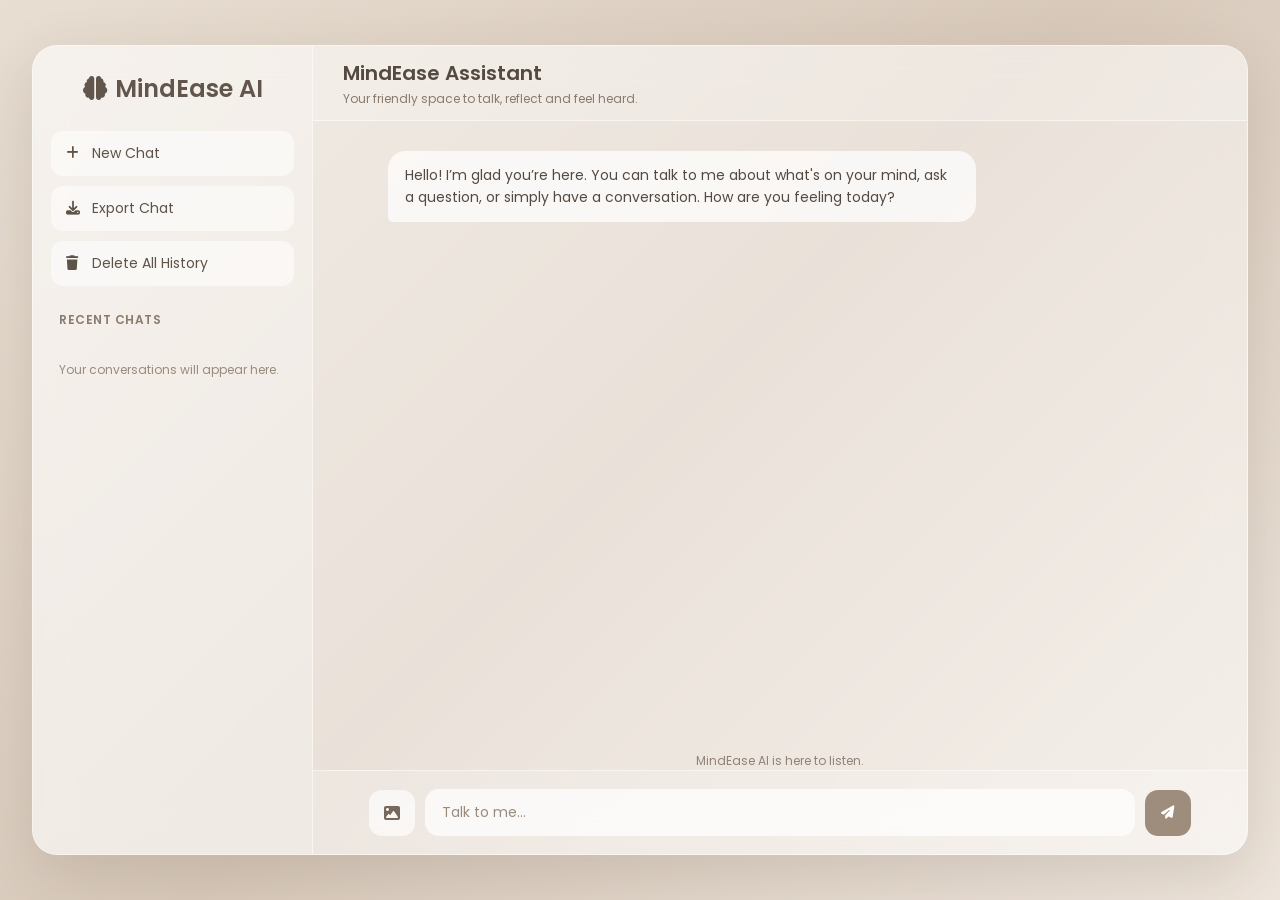
<file: ai.html>
<!DOCTYPE html>
<html lang="en">
<head>
<meta charset="UTF-8">
<meta name="viewport" content="width=device-width,initial-scale=1.0">
<title>MindEase AI</title>
<link rel="preconnect" href="https://fonts.googleapis.com">
<link href="https://fonts.googleapis.com/css2?family=Poppins:wght@400;500;600&display=swap" rel="stylesheet">
<link rel="stylesheet" href="https://cdnjs.cloudflare.com/ajax/libs/font-awesome/6.5.2/css/all.min.css">
<style>
*{box-sizing:border-box;margin:0;padding:0}
body{font-family:'Poppins',sans-serif;background:#e8ded2;color:#4d443d;min-height:100vh;display:flex;align-items:center;justify-content:center;overflow:hidden}
.background-overlay{position:fixed;inset:0;background:linear-gradient(135deg,#e8ded2,#d8c9ba,#eee5dc);z-index:-1}
.layout{width:95%;max-width:1400px;height:90vh;display:flex;background:rgba(255,255,255,.45);backdrop-filter:blur(18px);-webkit-backdrop-filter:blur(18px);border:1px solid rgba(255,255,255,.6);border-radius:25px;box-shadow:0 20px 60px rgba(75,60,45,.15);overflow:hidden}
.sidebar{width:280px;padding:25px 18px;display:flex;flex-direction:column;background:rgba(255,255,255,.28);border-right:1px solid rgba(255,255,255,.5)}
.logo{text-align:center;font-size:24px;font-weight:600;color:#62564c;margin-bottom:25px}
.logo i{margin-right:8px}
.sidebar-btn{width:100%;border:none;border-radius:12px;padding:12px 15px;margin-bottom:10px;background:rgba(255,255,255,.55);color:#5e5349;font-family:'Poppins',sans-serif;font-size:14px;cursor:pointer;transition:.25s;text-align:left}
.sidebar-btn:hover{background:rgba(255,255,255,.85);transform:translateY(-1px)}
.sidebar-btn i{width:22px}
.chat-history-list{flex:1;overflow-y:auto;margin-top:12px;padding-right:4px}
.chat-history-list::-webkit-scrollbar,.chat-box::-webkit-scrollbar{width:5px}
.chat-history-list::-webkit-scrollbar-thumb,.chat-box::-webkit-scrollbar-thumb{background:rgba(100,85,70,.25);border-radius:10px}
.history-title{font-size:12px;font-weight:600;text-transform:uppercase;letter-spacing:.5px;color:#8a7b6d;margin:15px 8px 10px}
.chat-thread{padding:11px 12px;border-radius:10px;margin-bottom:6px;font-size:13px;color:#62574e;cursor:pointer;white-space:nowrap;overflow:hidden;text-overflow:ellipsis;transition:.2s}
.chat-thread:hover{background:rgba(255,255,255,.55)}
.chat-thread.active{background:rgba(255,255,255,.75);font-weight:500}
.chat-area{flex:1;display:flex;flex-direction:column;min-width:0}
.chat-header{height:75px;padding:0 30px;display:flex;align-items:center;border-bottom:1px solid rgba(255,255,255,.5);background:rgba(255,255,255,.2)}
.chat-header h1{font-size:20px;font-weight:600;color:#554a42}
.chat-header p{font-size:12px;color:#897b6e;margin-top:2px}
.chat-box{flex:1;overflow-y:auto;padding:30px 8%;scroll-behavior:smooth}
.chat-message{max-width:75%;padding:13px 17px;margin-bottom:15px;border-radius:18px;line-height:1.6;font-size:14px;animation:fadeIn .25s ease;white-space:pre-wrap;word-wrap:break-word}
.chat-message.user{margin-left:auto;background:#b8a99a;color:#fff;border-bottom-right-radius:5px}
.chat-message.bot{margin-right:auto;background:rgba(255,255,255,.72);color:#554a42;border-bottom-left-radius:5px}
.chat-message.crisis{background:rgba(255,244,238,.95);border:1px solid rgba(180,100,70,.3);color:#5d4037}
.feature-container{display:flex;flex-wrap:wrap;gap:7px;margin-top:10px}
.feature-btn{border:none;background:#d8c8b8;color:#5a4d42;padding:8px 11px;border-radius:10px;font-family:'Poppins',sans-serif;font-size:12px;cursor:pointer;transition:.2s}
.feature-btn:hover{background:#cbb8a6;transform:translateY(-1px)}
.typing{display:flex;gap:5px;align-items:center;width:max-content;padding:13px 16px;background:rgba(255,255,255,.72);border-radius:18px;border-bottom-left-radius:5px;margin-bottom:15px}
.typing span{width:6px;height:6px;background:#8b7a6a;border-radius:50%;animation:typing 1.2s infinite}
.typing span:nth-child(2){animation-delay:.15s}
.typing span:nth-child(3){animation-delay:.3s}
@keyframes typing{0%,60%,100%{opacity:.35;transform:translateY(0)}30%{opacity:1;transform:translateY(-4px)}}
.chat-form{padding:18px 6%;display:flex;align-items:center;gap:10px;border-top:1px solid rgba(255,255,255,.5);background:rgba(255,255,255,.18)}
.chat-form input[type="text"]{flex:1;border:none;outline:none;background:rgba(255,255,255,.72);padding:13px 17px;border-radius:14px;font-family:'Poppins',sans-serif;color:#51463d;font-size:14px}
.chat-form input[type="text"]::placeholder{color:#9a8b7d}
.chat-form button{border:none;width:46px;height:46px;border-radius:13px;background:#9e8d7c;color:#fff;cursor:pointer;transition:.2s}
.chat-form button:hover{background:#887665;transform:translateY(-1px)}
.chat-form button:disabled{opacity:.5;cursor:not-allowed;transform:none}
.file-upload{width:46px;height:46px;border-radius:13px;background:rgba(255,255,255,.65);display:flex;align-items:center;justify-content:center;cursor:pointer;color:#76685b;transition:.2s}
.file-upload:hover{background:rgba(255,255,255,.9)}
.file-upload input{display:none}
.bot-prompt{font-size:12px;color:#918276;text-align:center;margin-top:5px}
@media(max-width:768px){
body{overflow:auto}
.layout{width:100%;height:100vh;border-radius:0}
.sidebar{display:none}
.chat-box{padding:25px 5%}
.chat-message{max-width:88%}
.chat-form{padding:15px 4%}
}
</style>
</head>
<body>
<div class="background-overlay"></div>

<div class="layout">

<aside class="sidebar">

<div class="logo">
<i class="fas fa-brain"></i>MindEase AI
</div>

<button class="sidebar-btn" id="newChatBtn">
<i class="fas fa-plus"></i> New Chat
</button>

<button class="sidebar-btn" id="exportBtn">
<i class="fas fa-download"></i> Export Chat
</button>

<button class="sidebar-btn" id="clearBtn">
<i class="fas fa-trash"></i> Delete All History
</button>

<div class="history-title">Recent Chats</div>

<div class="chat-history-list" id="chatHistory"></div>

</aside>

<main class="chat-area">

<header class="chat-header">
<div>
<h1>MindEase Assistant</h1>
<p>Your friendly space to talk, reflect and feel heard.</p>
</div>
</header>

<div class="chat-box" id="chatBox"></div>

<div class="bot-prompt">
MindEase AI is here to listen.
</div>

<form class="chat-form" id="chatForm">

<label class="file-upload" title="Share an image">
<i class="fas fa-image"></i>
<input type="file" id="fileInput" accept="image/*">
</label>

<input
type="text"
id="userInput"
placeholder="Talk to me..."
autocomplete="off"
>

<button type="submit" id="sendButton" title="Send">
<i class="fas fa-paper-plane"></i>
</button>

</form>

</main>
</div>

<script>
const chatBox=document.getElementById("chatBox");
const chatForm=document.getElementById("chatForm");
const userInput=document.getElementById("userInput");
const sendButton=document.getElementById("sendButton");
const newChatBtn=document.getElementById("newChatBtn");
const exportBtn=document.getElementById("exportBtn");
const clearBtn=document.getElementById("clearBtn");
const fileInput=document.getElementById("fileInput");
const chatHistory=document.getElementById("chatHistory");

const STORAGE_KEY="mindease_chat_sessions";

let currentSessionId=null;
let localMessages=[];
let chatSessions=[];

function createId(){
return Date.now().toString(36)+Math.random().toString(36).slice(2,8);
}

function createContext(){
return{
userName:"",
lastMood:"neutral",
moodHistory:[],
lastTopic:"",
lastIntent:"",
lastSuggestion:"",
conversationStage:"opening",
recentUserMessages:[],
recentBotMessages:[],
messageCount:0,
crisisContext:false,
sessionStart:new Date().toISOString()
};
}

let conversationContext=createContext();

function saveSessions(){
localStorage.setItem(
STORAGE_KEY,
JSON.stringify(chatSessions)
);
}

function loadSessions(){
try{
const saved=localStorage.getItem(STORAGE_KEY);
chatSessions=saved?JSON.parse(saved):[];
if(!Array.isArray(chatSessions))chatSessions=[];
}catch{
chatSessions=[];
}
}

function getCurrentSession(){
return chatSessions.find(
session=>session.id===currentSessionId
);
}

function updateCurrentSession(){

const session=getCurrentSession();

if(!session)return;

session.messages=localMessages;
session.context=conversationContext;
session.updatedAt=new Date().toISOString();

const firstUser=localMessages.find(
message=>message.sender==="user"
);

if(firstUser){
session.title=
firstUser.text.length>35
?firstUser.text.slice(0,35)+"..."
:firstUser.text;
}

saveSessions();
renderHistory();
}

function createSession(){

currentSessionId=createId();
localMessages=[];
conversationContext=createContext();

const session={
id:currentSessionId,
title:"New conversation",
messages:[],
context:conversationContext,
createdAt:new Date().toISOString(),
updatedAt:new Date().toISOString()
};

chatSessions.unshift(session);

saveSessions();

chatBox.innerHTML="";

displayMessage(
"Hello! I’m glad you’re here. You can talk to me about what's on your mind, ask a question, or simply have a conversation. How are you feeling today?",
"bot"
);
}

function loadSession(id){

const session=chatSessions.find(
item=>item.id===id
);

if(!session)return;

currentSessionId=id;

localMessages=
Array.isArray(session.messages)
?session.messages
:[];

conversationContext={
...createContext(),
...(session.context||{})
};

chatBox.innerHTML="";

localMessages.forEach(message=>{
renderMessage(
message.text,
message.sender,
message.features||[],
message.type||""
);
});

renderHistory();

chatBox.scrollTop=chatBox.scrollHeight;
}

function renderHistory(){

chatHistory.innerHTML="";

const sessions=chatSessions.filter(
session=>
session.messages &&
session.messages.some(
message=>message.sender==="user"
)
);

if(!sessions.length){

const empty=document.createElement("div");

empty.style.cssText=
"font-size:12px;color:#9a8b7d;padding:10px 8px";

empty.textContent=
"Your conversations will appear here.";

chatHistory.appendChild(empty);

return;
}

sessions.slice(0,20).forEach(session=>{

const item=document.createElement("div");

item.className=
"chat-thread"+
(session.id===currentSessionId?" active":"");

item.textContent=
session.title||"Conversation";

item.title=
session.title||"Conversation";

item.addEventListener(
"click",
()=>loadSession(session.id)
);

chatHistory.appendChild(item);
});
}

function renderMessage(
message,
sender="bot",
features=[],
type=""
){

const div=document.createElement("div");

div.className=
"chat-message "+
sender+
(type==="crisis"?" crisis":"");

div.textContent=message;

if(features.length){

const container=
document.createElement("div");

container.className=
"feature-container";

features.forEach(feature=>{

const button=
document.createElement("button");

button.type="button";
button.className="feature-btn";

const featureData=
getFeatureData(feature);

button.textContent=
featureData.label;

button.addEventListener(
"click",
()=>{
conversationContext.lastSuggestion=
feature;
openFeature(feature);
}
);

container.appendChild(button);
});

div.appendChild(container);
}

chatBox.appendChild(div);

chatBox.scrollTop=
chatBox.scrollHeight;
}

function displayMessage(
message,
sender="bot",
features=[],
type=""
){

renderMessage(
message,
sender,
features,
type
);

localMessages.push({
sender,
text:message,
features,
type,
timestamp:new Date().toISOString()
});

if(sender==="user"){

conversationContext.recentUserMessages.push(
message
);

conversationContext.recentUserMessages=
conversationContext.recentUserMessages.slice(-8);

}else{

conversationContext.recentBotMessages.push(
message
);

conversationContext.recentBotMessages=
conversationContext.recentBotMessages.slice(-8);
}

conversationContext.messageCount=
localMessages.length;

updateCurrentSession();
}

function getFeatureData(feature){

const features={
journal:{
label:"Open Journal",
url:"journal.html"
},
breathing:{
label:"Breathing Exercise",
url:"relaxation-tools.html"
},
calmingSounds:{
label:"Calming Sounds",
url:"relaxation-tools.html"
},
doodle:{
label:"Doodle Space",
url:"doodle.html"
},
story:{
label:"Motivational Read",
url:"story1.html"
},
voiceMemory:{
label:"Voice Memories",
url:"voice-memories.html"
}
};

return features[feature]||{
label:"Open Feature",
url:"#"
};
}

function openFeature(feature){

const data=
getFeatureData(feature);

if(data.url!=="#"){
window.location.href=data.url;
}
}

function showTyping(){

const typing=
document.createElement("div");

typing.id="typingIndicator";
typing.className="typing";

typing.innerHTML=
"<span></span><span></span><span></span>";

chatBox.appendChild(typing);

chatBox.scrollTop=
chatBox.scrollHeight;
}

function removeTyping(){

const typing=
document.getElementById(
"typingIndicator"
);

if(typing){
typing.remove();
}
}

function detectCrisis(text){

const t=
text
.toLowerCase()
.replace(/[’]/g,"'")
.trim();

const directPatterns=[
/\bi want to die\b/,
 /\bi wanna die\b/,
 /\bi want to kill myself\b/,
 /\bi wanna kill myself\b/,
 /\bi am going to kill myself\b/,
 /\bi'm going to kill myself\b/,
 /\bi might kill myself\b/,
 /\bi plan to kill myself\b/,
 /\bi am suicidal\b/,
 /\bi'm suicidal\b/,
 /\bkill myself\b/,
 /\bend my life\b/,
 /\btake my own life\b/,
 /\bhurt myself\b/,
 /\bharm myself\b/,
 /\bself[- ]harm\b/
];

const indirectPatterns=[
/\bi don't want to be here anymore\b/,
 /\bi do not want to be here anymore\b/,
 /\bi wish i wasn't alive\b/,
 /\bi wish i was dead\b/,
 /\bi wish i were dead\b/,
 /\beveryone would be better without me\b/,
 /\bpeople would be better off without me\b/,
 /\bno one would miss me\b/,
 /\bi can't do this anymore\b/,
 /\bi cannot do this anymore\b/,
 /\bthere's no point anymore\b/,
 /\bthere is no point anymore\b/,
 /\bi can't live like this\b/,
 /\bi cannot live like this\b/,
 /\bi don't want to wake up\b/,
 /\bi do not want to wake up\b/,
 /\bi want everything to stop\b/
];

if(
directPatterns.some(
pattern=>pattern.test(t)
)
){
return true;
}

if(
indirectPatterns.some(
pattern=>pattern.test(t)
)
){
return true;
}

if(
conversationContext.crisisContext &&
(
/\bi want to disappear\b/.test(t)||
/\bi want to go away\b/.test(t)||
/\bi can't go on\b/.test(t)||
/\bi cannot go on\b/.test(t)||
/\bi'm done\b/.test(t)||
/\bi am done\b/.test(t)
)
){
return true;
}

return false;
}

function updateContext(text){

const lower=
text.toLowerCase();

if(
detectCrisis(text)
){
conversationContext.crisisContext=true;
conversationContext.lastMood="crisis";
conversationContext.lastIntent="crisis";
conversationContext.conversationStage="safety";
return;
}

if(
/\b(exam|exams|test|assignment|college|class|study|studying|project|deadline)\b/.test(lower)
){
conversationContext.lastTopic=
"studies or academic work";
}

else if(
/\b(work|job|boss|office|career)\b/.test(lower)
){
conversationContext.lastTopic="work";
}

else if(
/\b(friend|friendship|relationship|family|parent|parents|brother|sister)\b/.test(lower)
){
conversationContext.lastTopic="relationships";
}

else if(
/\b(sleep|sleeping|insomnia|awake)\b/.test(lower)
){
conversationContext.lastTopic="sleep";
}

else if(
/\b(money|financial|finance|debt)\b/.test(lower)
){
conversationContext.lastTopic="money";
}

const emotions=[
{
name:"worthless",
words:[
"burden",
"worthless",
"useless",
"not good enough"
]
},
{
name:"lonely",
words:[
"lonely",
"alone",
"isolated",
"nobody understands"
]
},
{
name:"anxious",
words:[
"anxious",
"anxiety",
"panic",
"panicking",
"worried",
"nervous"
]
},
{
name:"overwhelmed",
words:[
"overwhelmed",
"too much",
"can't handle",
"cannot handle"
]
},
{
name:"angry",
words:[
"angry",
"furious",
"mad",
"irritated",
"annoyed"
]
},
{
name:"frustrated",
words:[
"frustrated",
"fed up"
]
},
{
name:"guilty",
words:[
"guilty",
"guilt",
"my fault",
"blame myself"
]
},
{
name:"hopeless",
words:[
"hopeless",
"no hope",
"nothing will change"
]
},
{
name:"depressed",
words:[
"depressed",
"depression"
]
},
{
name:"sad",
words:[
"sad",
"upset",
"crying",
"heartbroken",
"miserable",
"empty"
]
},
{
name:"tired",
words:[
"tired",
"exhausted",
"drained",
"burnt out",
"burned out"
]
},
{
name:"happy",
words:[
"happy",
"great",
"amazing",
"wonderful",
"glad"
]
},
{
name:"excited",
words:[
"excited",
"thrilled",
"can't wait"
]
}
];

for(const emotion of emotions){

if(
emotion.words.some(
word=>lower.includes(word)
)
){

conversationContext.lastMood=
emotion.name;

conversationContext.moodHistory.push(
emotion.name
);

conversationContext.moodHistory=
conversationContext.moodHistory.slice(-10);

break;
}
}

conversationContext.recentUserMessages.push(text);

conversationContext.recentUserMessages=
conversationContext.recentUserMessages.slice(-8);

conversationContext.messageCount=
localMessages.length;
}

async function getAIResponse(message){

try{

const history=
localMessages
.slice(-14)
.map(item=>({
role:
item.sender==="bot"
?"assistant"
:"user",
content:item.text
}));

const response=
await fetch(
"/api/ai",
{
method:"POST",
headers:{
"Content-Type":"application/json"
},
body:JSON.stringify({
message,
history,
context:{
...conversationContext,
sessionId:currentSessionId
}
})
}
);

const data=
await response.json();

if(
!response.ok ||
!data.response
){
throw new Error(
data.error||
"AI request failed"
);
}

return data.response;

}catch(error){

console.error(
"MindEase AI error:",
error
);

return null;
}

}

function localCrisisResponse(){

return "I'm really sorry you're hurting this much. I'm taking what you just said seriously. Please don't stay alone with this right now. If you can, move somewhere safe and contact someone you trust so they can stay with you.\n\nIf you think you might hurt yourself or you're in immediate danger, call 112 in India or go to the nearest emergency department. You can also contact Tele-MANAS at 14416 or 1-800-891-4416 for 24/7 mental-health support.";
}

async function handleMessage(message){

if(!message)return;

displayMessage(
message,
"user"
);

updateContext(message);

userInput.value="";
sendButton.disabled=true;

if(detectCrisis(message)){

conversationContext.crisisContext=true;

displayMessage(
localCrisisResponse(),
"bot",
[],
"crisis"
);

sendButton.disabled=false;
userInput.focus();
return;
}

showTyping();

const response=
await getAIResponse(message);

removeTyping();

if(response){

displayMessage(
response,
"bot"
);

}else{

displayMessage(
"Sorry, I'm having trouble connecting right now. Please try again in a moment.",
"bot"
);
}

sendButton.disabled=false;
userInput.focus();
}

chatForm.addEventListener(
"submit",
async event=>{

event.preventDefault();

const message=
userInput.value.trim();

if(
!message||
sendButton.disabled
){
return;
}

await handleMessage(message);
}
);

newChatBtn.addEventListener(
"click",
()=>{

if(
localMessages.some(
message=>message.sender==="user"
)
){
updateCurrentSession();
}

createSession();
userInput.focus();
}
);

exportBtn.addEventListener(
"click",
()=>{

if(!localMessages.length){

alert(
"There is no conversation to export yet."
);

return;
}

const text=
localMessages
.map(message=>{

const sender=
message.sender==="user"
?"YOU"
:"MINDEASE AI";

return`${sender}: ${message.text}`;

})
.join("\n\n");

const blob=
new Blob(
[text],
{type:"text/plain"}
);

const url=
URL.createObjectURL(blob);

const link=
document.createElement("a");

link.href=url;

link.download=
`mindease_chat_${Date.now()}.txt`;

link.click();

URL.revokeObjectURL(url);
}
);

clearBtn.addEventListener(
"click",
()=>{

const confirmed=
confirm(
"Delete all saved MindEase conversations? This cannot be undone."
);

if(!confirmed)return;

localStorage.removeItem(
STORAGE_KEY
);

chatSessions=[];
currentSessionId=null;
localMessages=[];

createSession();
renderHistory();
}
);

fileInput.addEventListener(
"change",
()=>{

const file=
fileInput.files[0];

if(!file)return;

displayMessage(
`You shared an image: ${file.name}`,
"user"
);

displayMessage(
"Thanks for sharing it. Image understanding isn't connected to MindEase yet, but you can tell me what you'd like me to notice or talk about.",
"bot"
);

fileInput.value="";
}
);

userInput.addEventListener(
"keydown",
event=>{

if(
event.key==="Enter" &&
!event.shiftKey
){

event.preventDefault();

chatForm.requestSubmit();
}
}
);

loadSessions();

if(chatSessions.length){

const latest=
chatSessions[0];

if(
latest.messages &&
latest.messages.some(
message=>message.sender==="user"
)
){

loadSession(latest.id);

}else{

createSession();
}

}else{

createSession();
}

renderHistory();

userInput.focus();
</script>

</body>
</html>
</file>
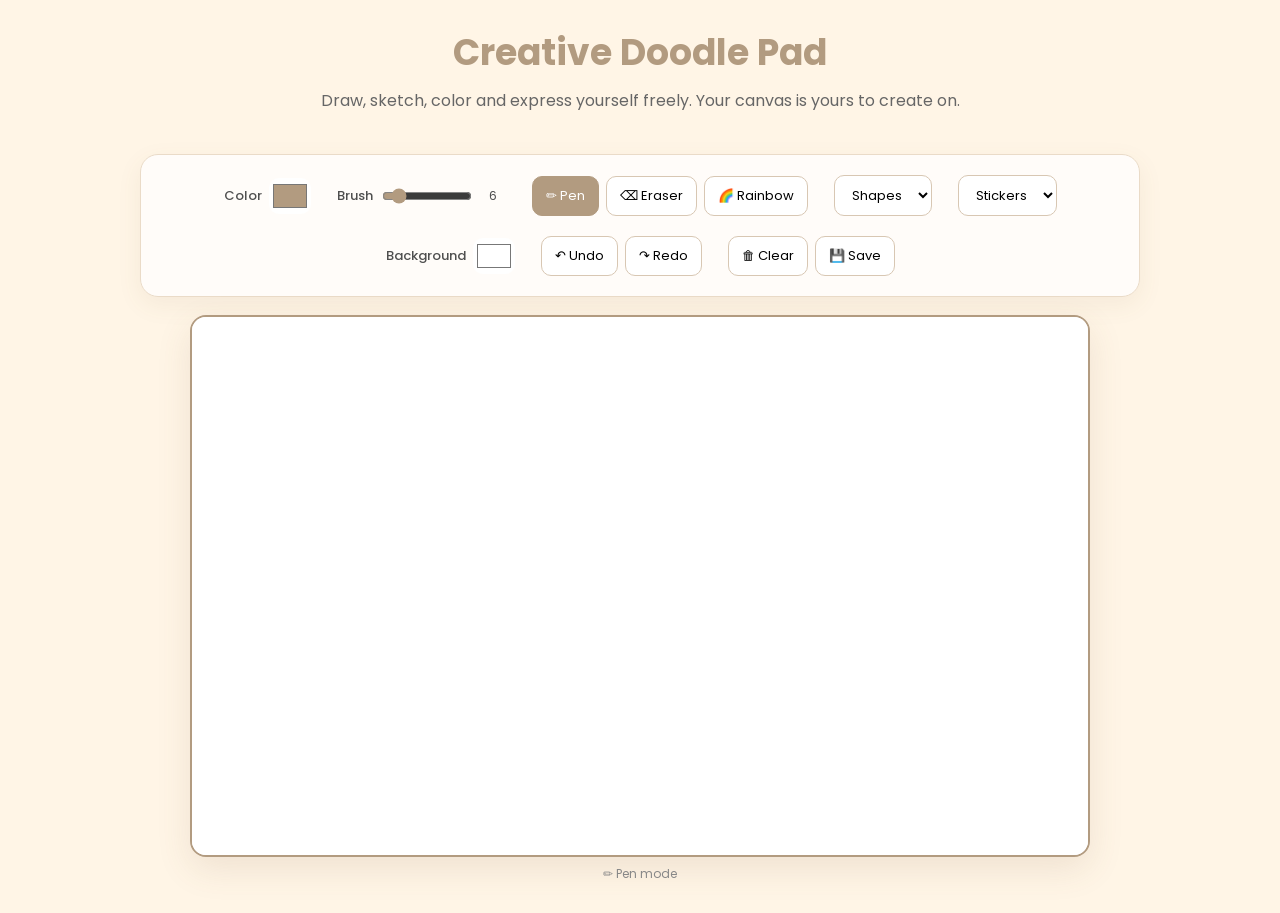
<file: doodle.html>
<!DOCTYPE html>

<html lang="en">
<head>
<meta charset="UTF-8">
<meta name="viewport" content="width=device-width, initial-scale=1.0">

<title>Creative Doodle Pad</title>

<link href="https://fonts.googleapis.com/css2?family=Poppins:wght@300;400;500;600&display=swap" rel="stylesheet">

<style>

*{
    box-sizing:border-box;
}

body{
    font-family:'Poppins',sans-serif;
    background:#fff5e6;
    margin:0;
    text-align:center;
    color:#4f4f4f;
}

/* HEADER */

header{
    padding:25px 20px 15px;
}

header h1{
    font-size:36px;
    color:#b29b80;
    margin:0;
}

header p{
    font-size:16px;
    margin-top:8px;
    color:#666;
}


/* TOOLBAR */

#toolbar{
    display:flex;
    justify-content:center;
    align-items:center;
    flex-wrap:wrap;

    gap:10px;

    max-width:1000px;
    margin:10px auto 18px;
    padding:15px;

    background:rgba(255,255,255,0.75);

    border:1px solid #eadbc8;

    border-radius:18px;

    box-shadow:
    0 8px 25px rgba(130,100,70,0.08);
}


/* CONTROLS */

.tool-group{
    display:flex;
    align-items:center;
    gap:7px;

    padding:5px 8px;
}

label{
    font-size:13px;
    font-weight:500;
}


/* BUTTONS */

button,
select{
    padding:9px 13px;

    border-radius:10px;

    border:1px solid #d8c7b3;

    background:#ffffff;

    font-family:'Poppins',sans-serif;

    font-size:13px;

    cursor:pointer;

    transition:0.2s;
}


button:hover,
select:hover{
    transform:translateY(-1px);

    background:#fffaf5;
}


button.active{
    background:#b29b80;

    color:white;

    border-color:#b29b80;
}


/* COLOR PICKER */

input[type="color"]{

    width:42px;

    height:36px;

    border:none;

    border-radius:10px;

    padding:2px;

    cursor:pointer;

    background:white;

}


/* BRUSH SLIDER */

input[type="range"]{

    width:90px;

    accent-color:#b29b80;

}


#brushValue{

    font-size:12px;

    min-width:25px;

}


/* CANVAS AREA */

#canvasContainer{

    display:flex;

    justify-content:center;

    padding:0 20px 30px;

}


.canvas-wrapper{

    position:relative;

    width:min(900px,95vw);

}


canvas{

    width:100%;

    height:auto;

    display:block;

    background:white;

    border:2px solid #b29b80;

    border-radius:16px;

    touch-action:none;

    box-shadow:
    0 12px 35px rgba(120,90,60,0.12);

    cursor:crosshair;

}


/* STATUS */

#status{

    font-size:12px;

    color:#888;

    margin-top:8px;

}


/* RESPONSIVE */

@media(max-width:600px){

    header h1{
        font-size:28px;
    }

    header p{
        font-size:14px;
    }

    #toolbar{
        gap:5px;
        padding:10px;
    }

    button,
    select{
        font-size:11px;
        padding:8px;
    }

}

</style>

</head>

<body>

<!-- HEADER -->

<header>

<h1>Creative Doodle Pad</h1>

<p>
Draw, sketch, color and express yourself freely.
Your canvas is yours to create on.
</p>

</header>

<!-- TOOLBAR -->

<div id="toolbar">

<!-- COLOR -->

<div class="tool-group">

<label>Color</label>

<input
type="color"
id="colorPicker"
value="#b29b80">

</div>

<!-- BRUSH SIZE -->

<div class="tool-group">

<label>Brush</label>

<input
type="range"
id="brushSize"
min="1"
max="40"
value="6">

<span id="brushValue">6</span>

</div>

<!-- DRAWING TOOLS -->

<div class="tool-group">

<button id="penBtn" class="active">
✏ Pen
</button>

<button id="eraserBtn">
⌫ Eraser
</button>

<button id="rainbowBtn">
🌈 Rainbow
</button>

</div>

<!-- SHAPES -->

<div class="tool-group">

<select id="shapes">

<option value="">
Shapes
</option>

<option value="circle">
Circle
</option>

<option value="square">
Square
</option>

<option value="star">
Star
</option>

</select>

</div>

<!-- STICKERS -->

<div class="tool-group">

<select id="stickers">

<option value="">
Stickers
</option>

<option value="😊">
😊
</option>

<option value="🌸">
🌸
</option>

<option value="🌈">
🌈
</option>

<option value="✨">
✨
</option>

<option value="❤️">
❤️
</option>

<option value="☀️">
☀️
</option>

</select>

</div>

<!-- CANVAS BACKGROUND -->

<div class="tool-group">

<label>Background</label>

<input
type="color"
id="bgColor"
value="#ffffff">

</div>

<!-- HISTORY -->

<div class="tool-group">

<button id="undoBtn">
↶ Undo
</button>

<button id="redoBtn">
↷ Redo
</button>

</div>

<!-- ACTIONS -->

<div class="tool-group">

<button id="clearBtn">
🗑 Clear
</button>

<button id="saveBtn">
💾 Save
</button>

</div>

</div>

<!-- CANVAS -->

<div id="canvasContainer">

<div class="canvas-wrapper">

<canvas
id="doodleCanvas"
width="1000"
height="600"> </canvas>

<div id="status">
✏ Pen mode
</div>

</div>

</div>

<script>


/* =========================

CANVAS SETUP

========================= */


const canvas =
document.getElementById("doodleCanvas");


const ctx =
canvas.getContext("2d");



let drawing = false;


let currentTool = "pen";


let brushColor =
document.getElementById("colorPicker").value;


let brushSize = 6;


let hue = 0;


let startX = 0;


let startY = 0;


let snapshot = null;


let selectedShape = "";


let selectedSticker = "";


/* HISTORY */


let history = [];


let redoStack = [];


/* =========================

INITIAL CANVAS

========================= */


function fillBackground(){

    ctx.fillStyle =
    document.getElementById("bgColor").value;

    ctx.fillRect(
        0,
        0,
        canvas.width,
        canvas.height
    );

}


fillBackground();


saveState();



/* =========================

HISTORY SYSTEM

========================= */


function saveState(){

    history.push(
        canvas.toDataURL()
    );

    if(history.length > 30){

        history.shift();

    }

    redoStack = [];

}



function restoreState(data){

    const image =
    new Image();


    image.onload = function(){

        ctx.clearRect(
            0,
            0,
            canvas.width,
            canvas.height
        );

        ctx.drawImage(
            image,
            0,
            0
        );

    };


    image.src = data;

}



/* =========================

UNDO

========================= */


document
.getElementById("undoBtn")
.addEventListener(
"click",
function(){

    if(history.length <= 1)
    return;


    redoStack.push(
        history.pop()
    );


    restoreState(
        history[history.length - 1]
    );

});



/* =========================

REDO

========================= */


document
.getElementById("redoBtn")
.addEventListener(
"click",
function(){

    if(
        redoStack.length === 0
    )
    return;


    const state =
    redoStack.pop();


    history.push(state);


    restoreState(state);

});



/* =========================

CANVAS POSITION

========================= */


function getPosition(e){

    const rect =
    canvas.getBoundingClientRect();


    const scaleX =
    canvas.width /
    rect.width;


    const scaleY =
    canvas.height /
    rect.height;


    let clientX;
    let clientY;


    if(e.touches){

        clientX =
        e.touches[0].clientX;


        clientY =
        e.touches[0].clientY;

    }

    else{

        clientX =
        e.clientX;


        clientY =
        e.clientY;

    }


    return{

        x:
        (clientX - rect.left)
        * scaleX,


        y:
        (clientY - rect.top)
        * scaleY

    };

}



/* =========================

START DRAWING

========================= */


function startDrawing(e){

    e.preventDefault();


    const pos =
    getPosition(e);


    startX = pos.x;


    startY = pos.y;


    drawing = true;


    snapshot =
    ctx.getImageData(
        0,
        0,
        canvas.width,
        canvas.height
    );


    if(currentTool === "pen"){

        ctx.beginPath();


        ctx.moveTo(
            pos.x,
            pos.y
        );

    }


    if(currentTool === "eraser"){

        ctx.beginPath();


        ctx.moveTo(
            pos.x,
            pos.y
        );

    }


    if(
        currentTool === "sticker"
    ){

        placeSticker(
            pos.x,
            pos.y
        );


        drawing = false;


        saveState();

    }

}



/* =========================

DRAW

========================= */


function draw(e){

    if(!drawing)
    return;


    e.preventDefault();


    const pos =
    getPosition(e);



    /* PEN */


    if(currentTool === "pen"){


        ctx.lineWidth =
        brushSize;


        ctx.lineCap =
        "round";


        ctx.lineJoin =
        "round";


        ctx.strokeStyle =
        brushColor;


        ctx.globalCompositeOperation =
        "source-over";


        ctx.lineTo(
            pos.x,
            pos.y
        );


        ctx.stroke();


        ctx.beginPath();


        ctx.moveTo(
            pos.x,
            pos.y
        );

    }



    /* RAINBOW */


    if(currentTool === "rainbow"){


        hue += 3;


        if(hue > 360){

            hue = 0;

        }


        ctx.lineWidth =
        brushSize;


        ctx.lineCap =
        "round";


        ctx.strokeStyle =
        `hsl(${hue},100%,50%)`;


        ctx.lineTo(
            pos.x,
            pos.y
        );


        ctx.stroke();


        ctx.beginPath();


        ctx.moveTo(
            pos.x,
            pos.y
        );

    }



    /* ERASER */


    if(currentTool === "eraser"){


        ctx.lineWidth =
        brushSize * 2;


        ctx.lineCap =
        "round";


        ctx.globalCompositeOperation =
        "destination-out";


        ctx.lineTo(
            pos.x,
            pos.y
        );


        ctx.stroke();


        ctx.beginPath();


        ctx.moveTo(
            pos.x,
            pos.y
        );

    }



    /* SHAPES */


    if(
        currentTool === "shape"
    ){


        ctx.putImageData(
            snapshot,
            0,
            0
        );


        drawShape(
            startX,
            startY,
            pos.x,
            pos.y
        );

    }

}



/* =========================

STOP DRAWING

========================= */


function stopDrawing(){


    if(!drawing)
    return;


    drawing = false;


    ctx.beginPath();


    ctx.globalCompositeOperation =
    "source-over";


    saveState();

}



/* =========================

DRAW SHAPES

========================= */


function drawShape(
x1,
y1,
x2,
y2
){


    const width =
    x2 - x1;


    const height =
    y2 - y1;


    ctx.strokeStyle =
    brushColor;


    ctx.fillStyle =
    brushColor;


    ctx.lineWidth = 3;


    ctx.globalCompositeOperation =
    "source-over";



    /* CIRCLE */


    if(
        selectedShape ===
        "circle"
    ){


        const radius =
        Math.sqrt(
            width * width +
            height * height
        );


        ctx.beginPath();


        ctx.arc(
            x1,
            y1,
            radius,
            0,
            Math.PI * 2
        );


        ctx.stroke();

    }



    /* SQUARE */


    if(
        selectedShape ===
        "square"
    ){


        ctx.strokeRect(
            x1,
            y1,
            width,
            height
        );

    }



    /* STAR */


    if(
        selectedShape ===
        "star"
    ){


        const radius =
        Math.max(
            Math.abs(width),
            Math.abs(height)
        );


        drawStar(
            x1,
            y1,
            5,
            radius,
            radius / 2
        );

    }

}



/* =========================

DRAW STAR

========================= */


function drawStar(
cx,
cy,
spikes,
outerRadius,
innerRadius
){


    let rotation =
    Math.PI / 2 * 3;


    let step =
    Math.PI / spikes;


    ctx.beginPath();


    for(
        let i = 0;
        i < spikes;
        i++
    ){


        let x =
        cx +
        Math.cos(rotation)
        *
        outerRadius;


        let y =
        cy +
        Math.sin(rotation)
        *
        outerRadius;


        ctx.lineTo(
            x,
            y
        );


        rotation += step;


        x =
        cx +
        Math.cos(rotation)
        *
        innerRadius;


        y =
        cy +
        Math.sin(rotation)
        *
        innerRadius;


        ctx.lineTo(
            x,
            y
        );


        rotation += step;

    }


    ctx.closePath();


    ctx.stroke();

}



/* =========================

PLACE STICKER

========================= */


function placeSticker(
x,
y
){


    if(!selectedSticker)
    return;


    ctx.globalCompositeOperation =
    "source-over";


    ctx.font =
    "55px Arial";


    ctx.textAlign =
    "center";


    ctx.textBaseline =
    "middle";


    ctx.fillText(
        selectedSticker,
        x,
        y
    );

}



/* =========================

MOUSE EVENTS

========================= */


canvas.addEventListener(
"mousedown",
startDrawing
);


canvas.addEventListener(
"mousemove",
draw
);


canvas.addEventListener(
"mouseup",
stopDrawing
);


canvas.addEventListener(
"mouseleave",
stopDrawing
);



/* =========================

TOUCH EVENTS

========================= */


canvas.addEventListener(
"touchstart",
startDrawing,
{passive:false}
);


canvas.addEventListener(
"touchmove",
draw,
{passive:false}
);


canvas.addEventListener(
"touchend",
stopDrawing
);



/* =========================

COLOR PICKER

========================= */


document
.getElementById("colorPicker")
.addEventListener(
"input",
function(e){


    brushColor =
    e.target.value;


    setTool(
        "pen",
        "✏ Pen mode"
    );

});



/* =========================

BRUSH SIZE

========================= */


document
.getElementById("brushSize")
.addEventListener(
"input",
function(e){


    brushSize =
    e.target.value;


    document
    .getElementById("brushValue")
    .textContent =
    brushSize;

});



/* =========================

TOOL SELECTOR

========================= */


function setTool(
tool,
status
){


    currentTool =
    tool;


    document
    .querySelectorAll(
        "#toolbar button"
    )
    .forEach(
        button =>
        button.classList.remove(
            "active"
        )
    );


    document
    .getElementById("status")
    .textContent =
    status;


    if(tool === "pen"){

        document
        .getElementById("penBtn")
        .classList.add(
            "active"
        );

    }


    if(tool === "eraser"){

        document
        .getElementById("eraserBtn")
        .classList.add(
            "active"
        );

    }


    if(tool === "rainbow"){

        document
        .getElementById("rainbowBtn")
        .classList.add(
            "active"
        );

    }

}



/* =========================

PEN

========================= */


document
.getElementById("penBtn")
.addEventListener(
"click",
function(){

    selectedShape = "";


    setTool(
        "pen",
        "✏ Pen mode"
    );

});



/* =========================

ERASER

========================= */


document
.getElementById("eraserBtn")
.addEventListener(
"click",
function(){

    selectedShape = "";


    setTool(
        "eraser",
        "⌫ Eraser mode"
    );

});



/* =========================

RAINBOW

========================= */


document
.getElementById("rainbowBtn")
.addEventListener(
"click",
function(){

    selectedShape = "";


    setTool(
        "rainbow",
        "🌈 Rainbow mode"
    );

});



/* =========================

SHAPES

========================= */


document
.getElementById("shapes")
.addEventListener(
"change",
function(e){


    selectedShape =
    e.target.value;


    if(!selectedShape)
    return;


    currentTool =
    "shape";


    document
    .getElementById("status")
    .textContent =
    "Draw the shape by clicking and dragging";


    e.target.value =
    "";

});



/* =========================

STICKERS

========================= */


document
.getElementById("stickers")
.addEventListener(
"change",
function(e){


    selectedSticker =
    e.target.value;


    if(!selectedSticker)
    return;


    currentTool =
    "sticker";


    document
    .getElementById("status")
    .textContent =
    "Click anywhere on the canvas to place your sticker";


    e.target.value =
    "";

});



/* =========================

BACKGROUND COLOR

========================= */


document
.getElementById("bgColor")
.addEventListener(
"input",
function(e){


    const current =
    canvas.toDataURL();


    ctx.save();


    ctx.globalCompositeOperation =
    "destination-over";


    ctx.fillStyle =
    e.target.value;


    ctx.fillRect(
        0,
        0,
        canvas.width,
        canvas.height
    );


    ctx.restore();


    saveState();

});



/* =========================

CLEAR CANVAS

========================= */


document
.getElementById("clearBtn")
.addEventListener(
"click",
function(){


    const confirmClear =
    confirm(
        "Are you sure you want to clear your doodle?"
    );


    if(!confirmClear)
    return;


    ctx.clearRect(
        0,
        0,
        canvas.width,
        canvas.height
    );


    fillBackground();


    saveState();


    document
    .getElementById("status")
    .textContent =
    "Canvas cleared — start creating again!";

});



/* =========================

SAVE IMAGE

========================= */


document
.getElementById("saveBtn")
.addEventListener(
"click",
function(){


    const link =
    document.createElement(
        "a"
    );


    link.download =
    "my-creative-doodle.png";


    link.href =
    canvas.toDataURL(
        "image/png"
    );


    link.click();

});



</script>

</body>
</html>
</file>
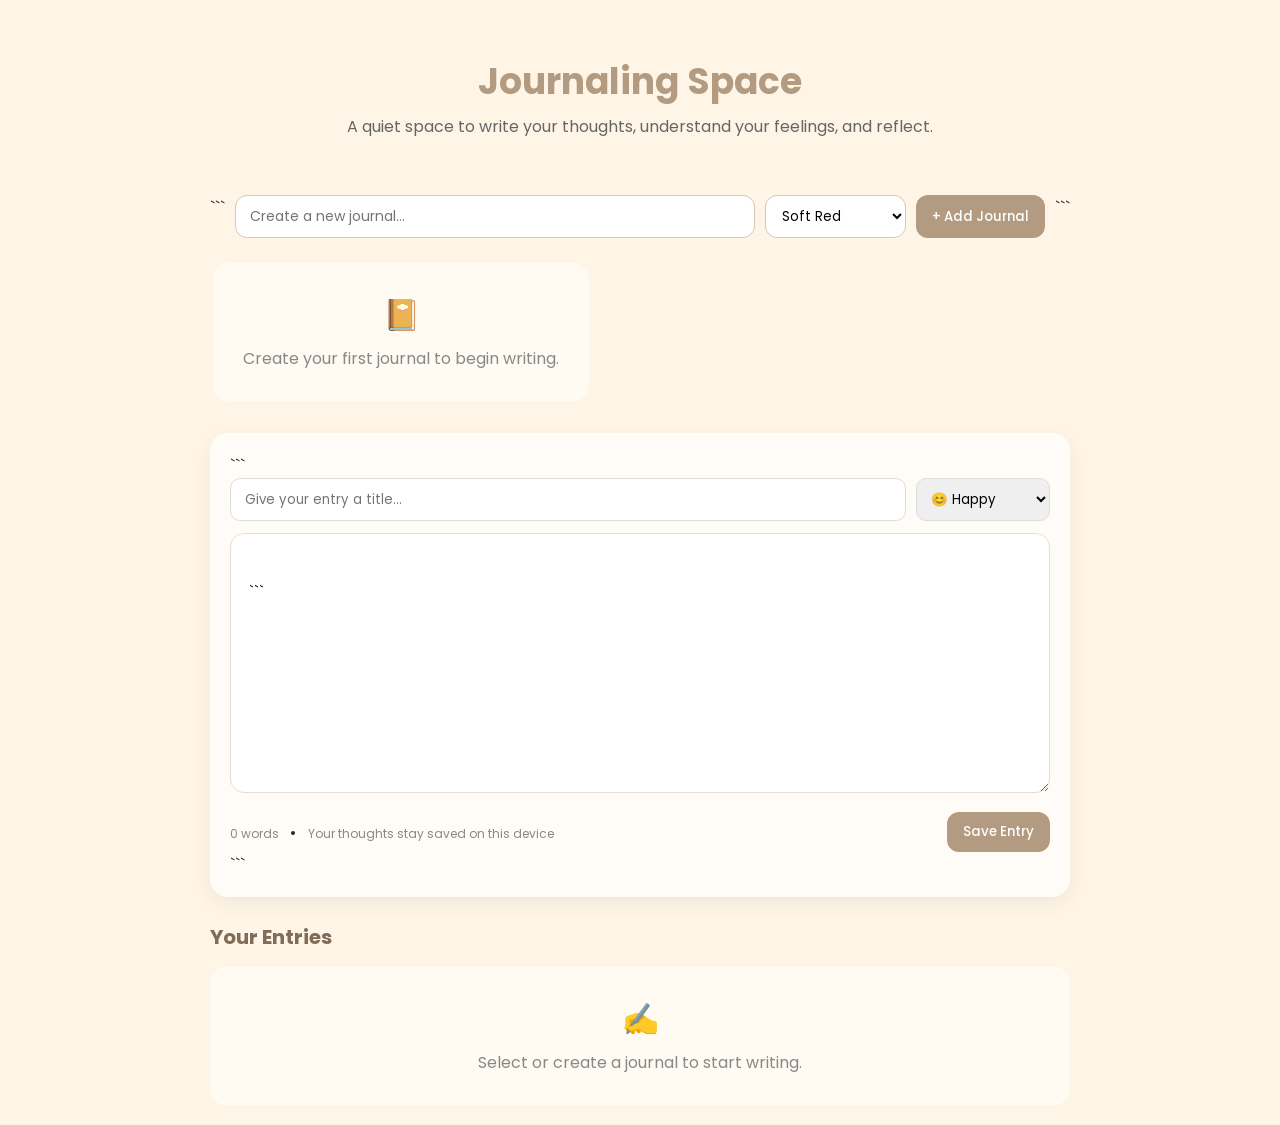
<file: journal.html>
<!DOCTYPE html>

<html lang="en">

<head>

<meta charset="UTF-8">

<meta name="viewport"
content="width=device-width, initial-scale=1.0">

<title>Journaling Space</title>

<link
href="https://fonts.googleapis.com/css2?family=Poppins:wght@300;400;500;600&display=swap"
rel="stylesheet">

<style>


/* =========================
   GLOBAL
========================= */


*{
  box-sizing:border-box;
}


body{

  font-family:'Poppins',sans-serif;

  background:#fff5e6;

  color:#2b2b2b;

  margin:0;

  padding:0;

}



/* =========================
   HEADER
========================= */


header{

  text-align:center;

  padding:30px 20px 20px;

}


header h1{

  font-size:36px;

  margin-bottom:5px;

  color:#b29b80;

}


header p{

  font-size:16px;

  color:#666;

  margin-top:5px;

}



/* =========================
   MAIN CONTAINER
========================= */


.journal-container{

  max-width:900px;

  margin:0 auto;

  padding:20px;

}



/* =========================
   CREATE JOURNAL
========================= */


.journal-controls{

  display:flex;

  gap:10px;

  margin-bottom:20px;

  flex-wrap:wrap;

}


.journal-controls input{

  padding:10px 14px;

  border-radius:12px;

  border:1px solid #d8c7b3;

  font-family:'Poppins',sans-serif;

  font-size:14px;

  flex:1;

  min-width:200px;

}


.journal-controls select{

  padding:10px 12px;

  border-radius:12px;

  border:1px solid #d8c7b3;

  font-family:'Poppins',sans-serif;

  background:white;

}


button{

  padding:10px 16px;

  border:none;

  border-radius:12px;

  background:#b29b80;

  color:white;

  font-family:'Poppins',sans-serif;

  font-weight:500;

  cursor:pointer;

  transition:all 0.25s;

}


button:hover{

  background:#9b886e;

  transform:translateY(-1px);

}


button:active{

  transform:scale(0.97);

}



/* =========================
   JOURNAL LIST
========================= */


.journal-list{

  display:flex;

  gap:12px;

  margin-bottom:20px;

  overflow-x:auto;

  padding:5px 3px 12px;

}


.journal-card{

  position:relative;

  padding:14px 20px;

  min-width:150px;

  border-radius:16px;

  cursor:pointer;

  flex-shrink:0;

  transition:0.25s;

  box-shadow:
  0 5px 15px rgba(0,0,0,0.08);

}


.journal-card:hover{

  transform:translateY(-3px);

}


.journal-card.active{

  transform:translateY(-3px);

  box-shadow:
  0 10px 22px rgba(0,0,0,0.16);

}


.journal-title{

  font-size:14px;

  font-weight:600;

  color:#333;

}


.journal-count{

  font-size:11px;

  margin-top:3px;

  opacity:0.7;

}



/* DELETE JOURNAL */


.delete-journal{

  position:absolute;

  top:7px;

  right:8px;

  width:22px;

  height:22px;

  padding:0;

  border-radius:50%;

  font-size:12px;

  background:rgba(255,255,255,0.5);

  color:#555;

}


.delete-journal:hover{

  background:#fff;

}



/* =========================
   WRITING AREA
========================= */


.write-area{

  background:rgba(255,255,255,0.7);

  padding:20px;

  border-radius:18px;

  box-shadow:
  0 6px 20px rgba(0,0,0,0.06);

  margin-bottom:25px;

}


.entry-top{

  display:flex;

  gap:10px;

  margin-bottom:12px;

  flex-wrap:wrap;

}


#entryTitle{

  flex:1;

  min-width:200px;

  padding:10px 14px;

  border-radius:10px;

  border:1px solid #ddd;

  font-family:'Poppins',sans-serif;

}


#moodSelector{

  padding:10px;

  border-radius:10px;

  border:1px solid #ddd;

  font-family:'Poppins',sans-serif;

}


textarea{

  width:100%;

  min-height:260px;

  padding:18px;

  border-radius:14px;

  border:1px solid #e5ded6;

  font-family:'Poppins',sans-serif;

  font-size:15px;

  line-height:1.7;

  resize:vertical;

  outline:none;

  background:white;

  transition:0.2s;

}


textarea:focus{

  border-color:#b29b80;

  box-shadow:
  0 0 0 3px rgba(178,155,128,0.12);

}



/* =========================
   WRITING FOOTER
========================= */


.editor-footer{

  display:flex;

  justify-content:space-between;

  align-items:center;

  margin-top:12px;

  gap:10px;

  flex-wrap:wrap;

}


#wordCount{

  font-size:12px;

  color:#888;

}


#saveStatus{

  font-size:12px;

  color:#888;

}



/* =========================
   SAVED ENTRIES
========================= */


.saved-entries{

  margin-top:20px;

}


.saved-entries h2{

  font-size:20px;

  color:#7f6d59;

  margin-bottom:15px;

}


.entry{

  position:relative;

  padding:18px;

  border-radius:15px;

  margin-bottom:12px;

  box-shadow:
  0 4px 14px rgba(0,0,0,0.07);

  transition:0.2s;

}


.entry:hover{

  transform:translateY(-2px);

}


.entry-title{

  font-weight:600;

  font-size:16px;

  margin-bottom:4px;

}


.entry-date{

  font-size:11px;

  color:#777;

  margin-bottom:10px;

}


.entry-mood{

  display:inline-block;

  font-size:12px;

  background:rgba(255,255,255,0.5);

  padding:4px 9px;

  border-radius:20px;

  margin-bottom:10px;

}


.entry-content{

  white-space:pre-wrap;

  font-size:14px;

  line-height:1.6;

  padding-right:35px;

}



/* ENTRY ACTIONS */


.entry-actions{

  position:absolute;

  top:12px;

  right:12px;

  display:flex;

  gap:5px;

}


.entry-actions button{

  width:28px;

  height:28px;

  padding:0;

  border-radius:50%;

  font-size:12px;

}



/* =========================
   EMPTY STATE
========================= */


.empty-state{

  text-align:center;

  padding:30px;

  background:rgba(255,255,255,0.5);

  border-radius:16px;

  color:#888;

}


.empty-icon{

  font-size:30px;

  margin-bottom:8px;

}



/* =========================
   RESPONSIVE
========================= */


@media(max-width:600px){

  header h1{

    font-size:28px;

  }


  header p{

    font-size:14px;

  }


  .journal-container{

    padding:12px;

  }


  .editor-footer{

    align-items:flex-start;

  }

}


</style>

</head>

<body>

<!-- =========================
     HEADER
========================= -->

<header>

  <h1>Journaling Space</h1>

  <p>
    A quiet space to write your thoughts,
    understand your feelings, and reflect.
  </p>

</header>

<!-- =========================
     MAIN JOURNAL CONTAINER
========================= -->

<div class="journal-container">

  <!-- CREATE JOURNAL -->

  <div class="journal-controls">

```
<input
type="text"
id="newJournalName"
placeholder="Create a new journal...">


<select id="journalColor">

  <option value="#ffadad">
  Soft Red
  </option>

  <option value="#ffd6a5">
  Warm Orange
  </option>

  <option value="#fdffb6">
  Soft Yellow
  </option>

  <option value="#caffbf">
  Calm Green
  </option>

  <option value="#9bf6ff">
  Sky Blue
  </option>

  <option value="#a0c4ff">
  Blue
  </option>

  <option value="#bdb2ff">
  Lavender
  </option>

</select>


<button id="addJournalBtn">

  + Add Journal

</button>
```

  </div>

  <!-- JOURNAL LIST -->

  <div
  class="journal-list"
  id="journalList">

  </div>

  <!-- WRITING AREA -->

  <div class="write-area">

```
<div class="entry-top">


  <input
  type="text"
  id="entryTitle"
  placeholder="Give your entry a title...">


  <select id="moodSelector">

    <option value="😊 Happy">
    😊 Happy
    </option>

    <option value="😌 Calm">
    😌 Calm
    </option>

    <option value="😔 Sad">
    😔 Sad
    </option>

    <option value="😰 Anxious">
    😰 Anxious
    </option>

    <option value="😡 Frustrated">
    😡 Frustrated
    </option>

    <option value="😴 Tired">
    😴 Tired
    </option>

    <option value="🤔 Reflective">
    🤔 Reflective
    </option>

  </select>


</div>



<textarea
id="journalText"
placeholder="What's on your mind today?
```

You don't have to write perfectly.
Just write honestly.">

```
</textarea>



<div class="editor-footer">


  <div>

    <span id="wordCount">

      0 words

    </span>

    &nbsp; • &nbsp;

    <span id="saveStatus">

      Your thoughts stay saved on this device

    </span>

  </div>



  <button id="saveBtn">

    Save Entry

  </button>


</div>
```

  </div>

  <!-- SAVED ENTRIES -->

  <div
  class="saved-entries"
  id="savedEntries">

  </div>

</div>

<script>


/* =========================
   DATA
========================= */


let journals = [];


let currentJournal = null;


let editingEntry = null;



/* =========================
   LOCAL STORAGE
========================= */


function saveToStorage(){

  localStorage.setItem(

    "mindeaseJournals",

    JSON.stringify(journals)

  );


  localStorage.setItem(

    "mindeaseCurrentJournal",

    currentJournal

  );

}



function loadFromStorage(){


  const savedJournals =

  localStorage.getItem(
    "mindeaseJournals"
  );


  const savedCurrent =

  localStorage.getItem(
    "mindeaseCurrentJournal"
  );


  if(savedJournals){

    journals =
    JSON.parse(savedJournals);

  }


  if(
    savedCurrent !== null
  ){

    currentJournal =
    Number(savedCurrent);

  }

}



/* =========================
   RENDER JOURNALS
========================= */


function renderJournals(){


  const list =

  document.getElementById(
    "journalList"
  );


  list.innerHTML = "";


  if(
    journals.length === 0
  ){


    list.innerHTML = `

    <div class="empty-state">

      <div class="empty-icon">

        📔

      </div>

      Create your first journal
      to begin writing.

    </div>

    `;


    return;

  }



  journals.forEach(
  (journal,index) => {


    const card =

    document.createElement(
      "div"
    );


    card.className =
    "journal-card";


    card.style.background =
    journal.color;


    if(
      index === currentJournal
    ){

      card.classList.add(
        "active"
      );

    }



    const title =

    document.createElement(
      "div"
    );


    title.className =
    "journal-title";


    title.textContent =
    journal.title;



    const count =

    document.createElement(
      "div"
    );


    count.className =
    "journal-count";


    count.textContent =
    journal.entries.length
    +
    " entries";



    const deleteButton =

    document.createElement(
      "button"
    );


    deleteButton.className =
    "delete-journal";


    deleteButton.innerHTML =
    "×";


    deleteButton.onclick =
    function(event){


      event.stopPropagation();


      deleteJournal(index);

    };



    card.onclick =
    function(){


      currentJournal =
      index;


      clearEditor();


      renderJournals();


      displayEntries();


      saveToStorage();

    };



    card.appendChild(title);


    card.appendChild(count);


    card.appendChild(
      deleteButton
    );


    list.appendChild(card);


  });

}



/* =========================
   ADD JOURNAL
========================= */


document
.getElementById(
  "addJournalBtn"
)
.addEventListener(
"click",
function(){


  const name =

  document
  .getElementById(
    "newJournalName"
  )
  .value
  .trim();



  const color =

  document
  .getElementById(
    "journalColor"
  )
  .value;



  if(!name){

    alert(
      "Please give your journal a name."
    );


    return;

  }



  journals.push({

    title:name,

    color:color,

    entries:[]

  });



  currentJournal =

  journals.length - 1;



  document
  .getElementById(
    "newJournalName"
  )
  .value = "";



  renderJournals();


  displayEntries();


  saveToStorage();


});



/* =========================
   DELETE JOURNAL
========================= */


function deleteJournal(index){


  const confirmation =

  confirm(

    "Delete this journal and all of its entries?"

  );


  if(!confirmation)
  return;



  journals.splice(
    index,
    1
  );



  if(
    journals.length === 0
  ){

    currentJournal =
    null;

  }

  else{

    currentJournal =
    Math.min(
      index,
      journals.length - 1
    );

  }



  clearEditor();


  renderJournals();


  displayEntries();


  saveToStorage();


}



/* =========================
   DISPLAY ENTRIES
========================= */


function displayEntries(){


  const saved =

  document.getElementById(
    "savedEntries"
  );


  saved.innerHTML =
  "";


  const heading =

  document.createElement(
    "h2"
  );


  heading.textContent =
  "Your Entries";


  saved.appendChild(
    heading
  );



  if(
    currentJournal === null
  ){


    saved.innerHTML += `

    <div class="empty-state">

      <div class="empty-icon">

        ✍

      </div>

      Select or create a journal
      to start writing.

    </div>

    `;


    return;

  }



  const entries =

  journals[
    currentJournal
  ].entries;



  if(
    entries.length === 0
  ){


    saved.innerHTML += `

    <div class="empty-state">

      <div class="empty-icon">

        🌱

      </div>

      No entries yet.

      <br>

      Your thoughts can begin
      with just one sentence.

    </div>

    `;


    return;

  }



  [...entries]

  .reverse()

  .forEach(
  (entry,reverseIndex) => {


    const index =

    entries.length - 1
    -
    reverseIndex;



    const div =

    document.createElement(
      "div"
    );


    div.className =
    "entry";


    div.style.background =

    journals[
      currentJournal
    ].color
    +
    "33";



    const title =

    document.createElement(
      "div"
    );


    title.className =
    "entry-title";


    title.textContent =

    entry.title ||
    "Untitled Entry";



    const date =

    document.createElement(
      "div"
    );


    date.className =
    "entry-date";


    date.textContent =
    entry.date;



    const mood =

    document.createElement(
      "div"
    );


    mood.className =
    "entry-mood";


    mood.textContent =
    entry.mood;



    const content =

    document.createElement(
      "div"
    );


    content.className =
    "entry-content";


    content.textContent =
    entry.text;



    /* ACTIONS */


    const actions =

    document.createElement(
      "div"
    );


    actions.className =
    "entry-actions";



    const editButton =

    document.createElement(
      "button"
    );


    editButton.innerHTML =
    "✎";


    editButton.title =
    "Edit entry";


    editButton.onclick =
    function(){

      editEntry(
        index
      );

    };



    const deleteButton =

    document.createElement(
      "button"
    );


    deleteButton.innerHTML =
    "×";


    deleteButton.title =
    "Delete entry";


    deleteButton.onclick =
    function(){

      deleteEntry(
        index
      );

    };



    actions.appendChild(
      editButton
    );


    actions.appendChild(
      deleteButton
    );



    div.appendChild(
      title
    );


    div.appendChild(
      date
    );


    div.appendChild(
      mood
    );


    div.appendChild(
      content
    );


    div.appendChild(
      actions
    );


    saved.appendChild(
      div
    );


  });

}



/* =========================
   SAVE ENTRY
========================= */


document
.getElementById(
  "saveBtn"
)
.addEventListener(
"click",
saveEntry);



function saveEntry(){


  if(
    currentJournal === null
  ){


    alert(

      "Please create or select a journal first."

    );


    return;

  }



  const title =

  document
  .getElementById(
    "entryTitle"
  )
  .value
  .trim();



  const text =

  document
  .getElementById(
    "journalText"
  )
  .value
  .trim();



  const mood =

  document
  .getElementById(
    "moodSelector"
  )
  .value;



  if(!text){


    alert(

      "Write something before saving your entry."

    );


    return;

  }



  const now =

  new Date();



  /* EDIT MODE */


  if(
    editingEntry !== null
  ){


    journals[
      currentJournal
    ]
    .entries[
      editingEntry
    ]
    .title = title;



    journals[
      currentJournal
    ]
    .entries[
      editingEntry
    ]
    .text = text;



    journals[
      currentJournal
    ]
    .entries[
      editingEntry
    ]
    .mood = mood;



    journals[
      currentJournal
    ]
    .entries[
      editingEntry
    ]
    .date =

    "Updated: "
    +
    now.toLocaleString();



    editingEntry =
    null;


    document
    .getElementById(
      "saveBtn"
    )
    .textContent =
    "Save Entry";


  }


  /* NEW ENTRY */


  else{


    journals[
      currentJournal
    ]
    .entries
    .push({

      title:title,

      text:text,

      mood:mood,

      date:
      now.toLocaleString()

    });


  }



  saveToStorage();


  displayEntries();


  renderJournals();


  clearEditor();


  document
  .getElementById(
    "saveStatus"
  )
  .textContent =

  "✓ Entry saved successfully";


}



/* =========================
   EDIT ENTRY
========================= */


function editEntry(index){


  const entry =

  journals[
    currentJournal
  ]
  .entries[
    index
  ];



  document
  .getElementById(
    "entryTitle"
  )
  .value =
  entry.title;



  document
  .getElementById(
    "journalText"
  )
  .value =
  entry.text;



  document
  .getElementById(
    "moodSelector"
  )
  .value =
  entry.mood;



  editingEntry =
  index;



  document
  .getElementById(
    "saveBtn"
  )
  .textContent =
  "Update Entry";



  document
  .getElementById(
    "journalText"
  )
  .focus();



  document
  .getElementById(
    "journalText"
  )
  .scrollIntoView({

    behavior:"smooth"

  });


}



/* =========================
   DELETE ENTRY
========================= */


function deleteEntry(index){


  const confirmation =

  confirm(

    "Are you sure you want to delete this entry?"

  );


  if(!confirmation)
  return;



  journals[
    currentJournal
  ]
  .entries
  .splice(
    index,
    1
  );



  saveToStorage();


  displayEntries();


  renderJournals();


}



/* =========================
   CLEAR EDITOR
========================= */


function clearEditor(){


  document
  .getElementById(
    "entryTitle"
  )
  .value = "";



  document
  .getElementById(
    "journalText"
  )
  .value = "";



  editingEntry =
  null;



  document
  .getElementById(
    "saveBtn"
  )
  .textContent =
  "Save Entry";


}



/* =========================
   WORD COUNT
========================= */


document
.getElementById(
  "journalText"
)
.addEventListener(
"input",
function(){


  const text =

  this.value
  .trim();



  const words =

  text ?

  text.split(
    /\s+/
  ).length

  :

  0;



  document
  .getElementById(
    "wordCount"
  )
  .textContent =

  words
  +
  " words";


});



/* =========================
   ENTER TO CREATE JOURNAL
========================= */


document
.getElementById(
  "newJournalName"
)
.addEventListener(
"keydown",
function(event){


  if(
    event.key === "Enter"
  ){


    document
    .getElementById(
      "addJournalBtn"
    )
    .click();


  }

});



/* =========================
   INITIAL LOAD
========================= */


loadFromStorage();


renderJournals();


displayEntries();


</script>

</body>

</html>
</file>
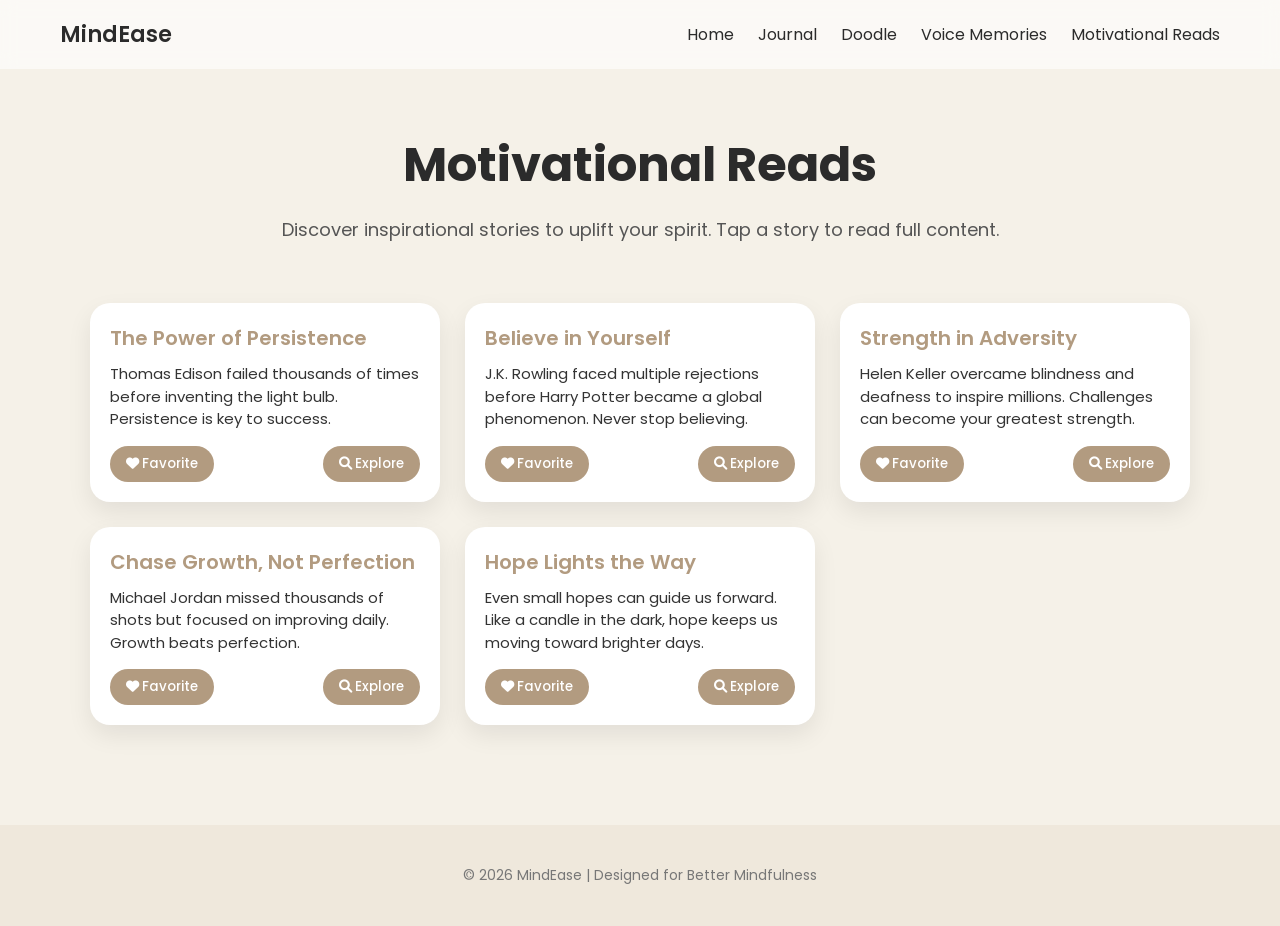
<file: motivational-reads.html>
<!DOCTYPE html>
<html lang="en">
<head>
<meta charset="UTF-8">
<meta name="viewport" content="width=device-width, initial-scale=1.0">
<title>MindEase - Motivational Reads</title>
<link href="https://fonts.googleapis.com/css2?family=Poppins:wght@300;400;600&display=swap" rel="stylesheet">
<link rel="stylesheet" href="https://cdnjs.cloudflare.com/ajax/libs/font-awesome/6.0.0-beta3/css/all.min.css">
<style>
:root {
  --bg: #f5f1e8;
  --card-bg: #ffffff;
  --text: #2b2b2b;
  --accent: #b29b80;
  --secondary: #555;
  --soft-shadow: rgba(0,0,0,0.08);
}

* { margin:0; padding:0; box-sizing:border-box; font-family:"Poppins",sans-serif; }

body { background: var(--bg); color: var(--text); min-height:100vh; }

nav {
  display:flex; justify-content:space-between; align-items:center;
  padding:18px 60px; background: rgba(255,255,255,0.6);
  backdrop-filter: blur(8px);
}

.logo,
.logo:visited,
.logo:hover,
.logo:active {
  color: inherit;
  text-decoration: none;
  font-weight:600; font-size:22px;
}
  
nav .logo { font-weight:600; font-size:22px; }
nav .nav-links a { text-decoration:none; margin-left:20px; color: var(--text); transition:0.3s; }
nav .nav-links a:hover { color: var(--accent); }

.page-header {
  text-align:center; padding:60px 20px;
}
.page-header h1 { font-size:48px; margin-bottom:15px; color: var(--text);}
.page-header p { font-size:18px; color: var(--secondary); }

.stories-container {
  display:grid; grid-template-columns:repeat(auto-fit, minmax(300px,1fr));
  gap:25px; max-width:1100px; margin:0 auto; padding-bottom:60px;
}

.story-card {
  background: var(--card-bg); padding:20px; border-radius:20px;
  box-shadow: 0 10px 25px var(--soft-shadow); transition:0.3s; display:flex; flex-direction:column;
}
.story-card:hover { transform: translateY(-5px); box-shadow: 0 15px 30px var(--soft-shadow); }
.story-card h3 { font-size:20px; margin-bottom:10px; color: var(--accent); font-weight:600; cursor:pointer; }
.story-card p { font-size:15px; line-height:1.5; color:#333; margin-bottom:15px; }

.story-card .buttons {
  display:flex; justify-content:space-between;
}
.story-card button {
  background: var(--accent); color:white; border:none; padding:8px 16px; border-radius:25px;
  font-weight:500; cursor:pointer; transition:0.3s;
}
.story-card button:hover { background:#9b886e; }

footer { text-align:center; padding:40px; font-size:14px; color:#777; background:#efe8dc; margin-top:40px; }

@media(max-width:768px){
  nav{padding:14px 20px;}
}
</style>
</head>
<body>

<nav>
   <a href="index.html" class="logo">MindEase</a>
  <div class="nav-links">
    <a href="index.html">Home</a>
    <a href="journal.html">Journal</a>
    <a href="doodle.html">Doodle</a>
    <a href="voice.html">Voice Memories</a>
    <a href="#">Motivational Reads</a>
  </div>
</nav>

<section class="page-header">
  <h1>Motivational Reads</h1>
  <p>Discover inspirational stories to uplift your spirit. Tap a story to read full content.</p>
</section>

<section class="stories-container">
  <!-- Story 1 -->
  <div class="story-card">
    <h3 onclick="window.location.href='https://shrouded-quartz-30d.notion.site/The-Power-of-Persistence-3cf45086185380a09c73de7b5e9527ae'">The Power of Persistence</h3>
    <p>Thomas Edison failed thousands of times before inventing the light bulb. Persistence is key to success.</p>
    <div class="buttons">
      <button onclick="alert('Added to Favorites!')"><i class="fas fa-heart"></i> Favorite</button>
      <button onclick="window.location.href='https://shrouded-quartz-30d.notion.site/The-Power-of-Persistence-3cf45086185380a09c73de7b5e9527ae'"><i class="fas fa-search"></i> Explore</button>
    </div>
  </div>

  <!-- Story 2 -->
  <div class="story-card">
    <h3 onclick="window.location.href='https://shrouded-quartz-30d.notion.site/Believe-in-Yourself-3cf4508618538097a7a2e4057db41075'">Believe in Yourself</h3>
    <p>J.K. Rowling faced multiple rejections before Harry Potter became a global phenomenon. Never stop believing.</p>
    <div class="buttons">
      <button onclick="alert('Added to Favorites!')"><i class="fas fa-heart"></i> Favorite</button>
      <button onclick="window.location.href='https://shrouded-quartz-30d.notion.site/Believe-in-Yourself-3cf4508618538097a7a2e4057db41075'"><i class="fas fa-search"></i> Explore</button>
    </div>
  </div>

  <!-- Story 3 -->
  <div class="story-card">
    <h3 onclick="window.location.href='https://shrouded-quartz-30d.notion.site/Strength-in-Adversity-3d0450861853802bb05ed972e3137176?pvs=73'">Strength in Adversity</h3>
    <p>Helen Keller overcame blindness and deafness to inspire millions. Challenges can become your greatest strength.</p>
    <div class="buttons">
      <button onclick="alert('Added to Favorites!')"><i class="fas fa-heart"></i> Favorite</button>
      <button onclick="window.location.href='https://shrouded-quartz-30d.notion.site/Strength-in-Adversity-3d0450861853802bb05ed972e3137176?pvs=73'"><i class="fas fa-search"></i> Explore</button>
    </div>
  </div>

  <!-- Story 4 -->
  <div class="story-card">
    <h3 onclick="window.location.href='https://shrouded-quartz-30d.notion.site/Chase-Growth-Not-Perfection-3d045086185380788b1ceb8a1364c39f?pvs=73'">Chase Growth, Not Perfection</h3>
    <p>Michael Jordan missed thousands of shots but focused on improving daily. Growth beats perfection.</p>
    <div class="buttons">
      <button onclick="alert('Added to Favorites!')"><i class="fas fa-heart"></i> Favorite</button>
      <button onclick="window.location.href='https://shrouded-quartz-30d.notion.site/Chase-Growth-Not-Perfection-3d045086185380788b1ceb8a1364c39f?pvs=73'"><i class="fas fa-search"></i> Explore</button>
    </div>
  </div>

  <!-- Story 5 -->
  <div class="story-card">
    <h3 onclick="window.location.href='https://shrouded-quartz-30d.notion.site/Hope-Lights-the-Way-3d045086185380538792e8bf1d276248'">Hope Lights the Way</h3>
    <p>Even small hopes can guide us forward. Like a candle in the dark, hope keeps us moving toward brighter days.</p>
    <div class="buttons">
      <button onclick="alert('Added to Favorites!')"><i class="fas fa-heart"></i> Favorite</button>
      <button onclick="window.location.href='https://shrouded-quartz-30d.notion.site/Hope-Lights-the-Way-3d045086185380538792e8bf1d276248'"><i class="fas fa-search"></i> Explore</button>
    </div>
  </div>
</section>

<footer>© 2026 MindEase | Designed for Better Mindfulness</footer>

</body>
</html>
</file>
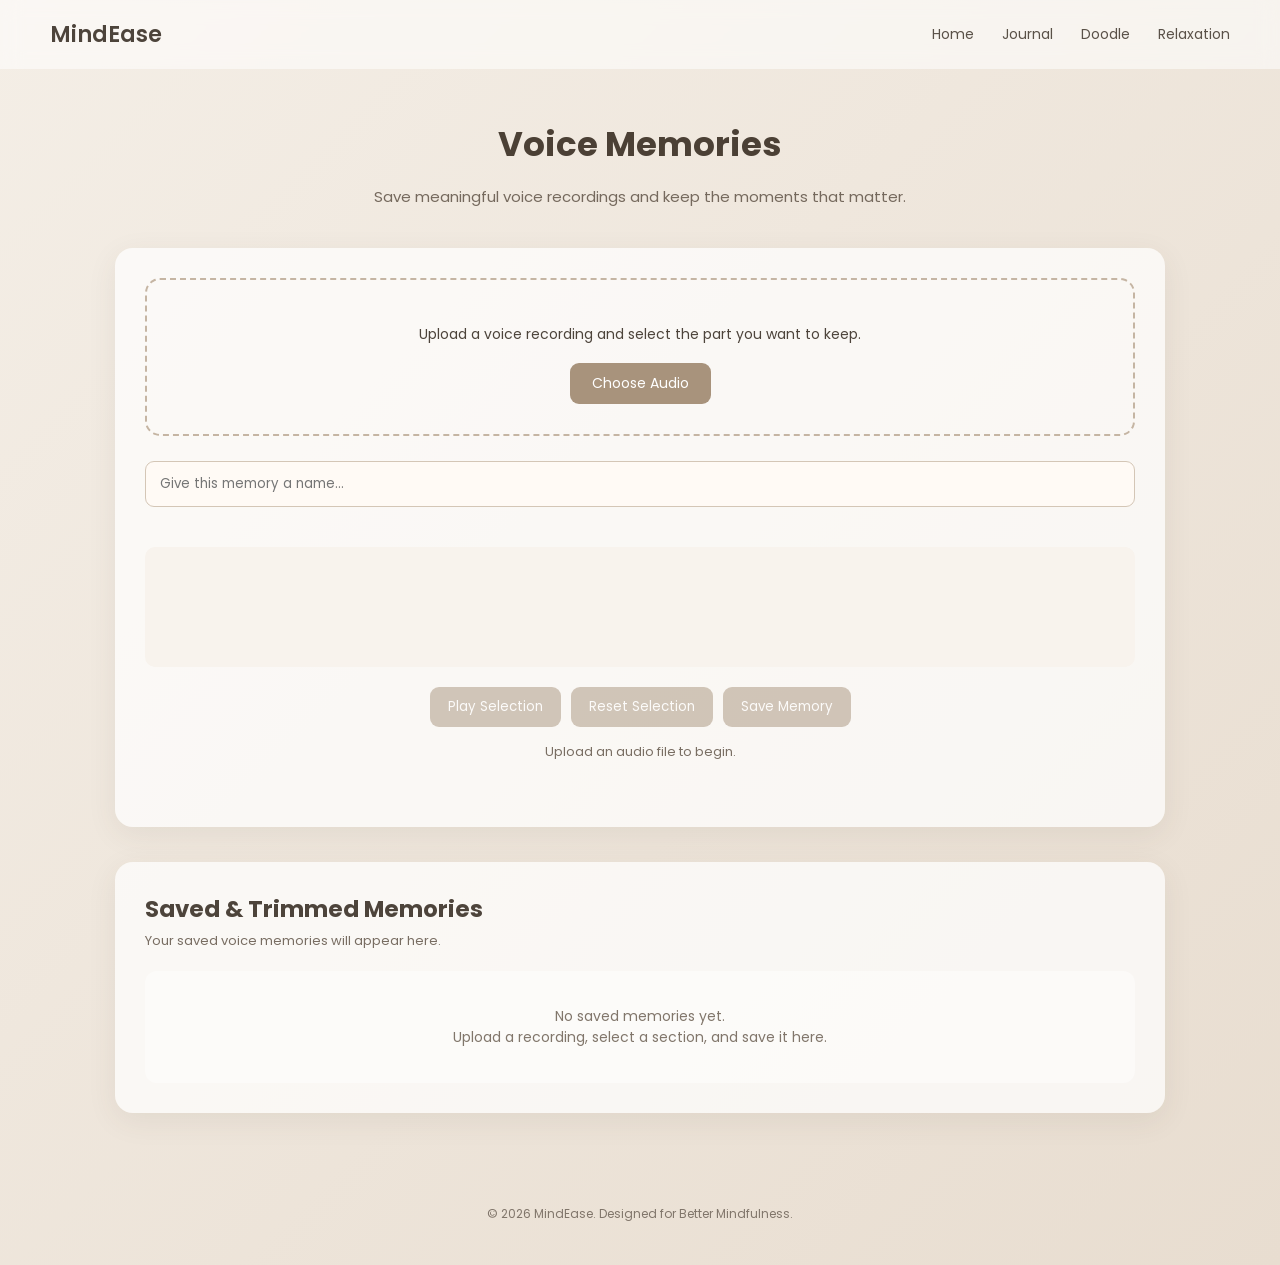
<file: voice-memories.html>
<!DOCTYPE html>

<html lang="en">
<head>
<meta charset="UTF-8">
<meta name="viewport" content="width=device-width,initial-scale=1.0">
<title>MindEase - Voice Memories</title>
<link rel="preconnect" href="https://fonts.googleapis.com">
<link href="https://fonts.googleapis.com/css2?family=Poppins:wght@400;500;600&display=swap" rel="stylesheet">
<style>
*{box-sizing:border-box}
body{margin:0;font-family:'Poppins',sans-serif;background:linear-gradient(135deg,#f4eee6,#e8ddd0);color:#4d443b}
nav{width:100%;padding:18px 50px;display:flex;justify-content:space-between;align-items:center;background:rgba(255,255,255,.55);backdrop-filter:blur(10px);position:sticky;top:0;z-index:100}
.logo,.logo:visited,.logo:hover,.logo:active{color:inherit;text-decoration:none;font-weight:600;font-size:22px}
.nav-links{display:flex;gap:28px}
.nav-links a{text-decoration:none;color:#5a5148;font-size:14px}
.nav-links a:hover{color:#8f7b65}
.container{width:90%;max-width:1050px;margin:50px auto}
.header{text-align:center;margin-bottom:40px}
.header h1{font-size:34px;margin-bottom:10px;color:#4b4035}
.header p{font-size:15px;color:#75695d}
.voice-card{background:rgba(255,255,255,.72);border-radius:18px;padding:30px;box-shadow:0 8px 30px rgba(80,65,50,.08);margin-bottom:35px}
.upload-area{text-align:center;padding:30px;border:2px dashed #c5b5a3;border-radius:15px;margin-bottom:25px}
.upload-area p{margin-bottom:18px;font-size:14px}
.upload-label{display:inline-block;padding:10px 22px;background:#a8937c;color:white;border-radius:9px;cursor:pointer;font-size:14px}
.upload-label:hover{background:#8f7b65}
#fileInput{display:none}
.memory-name{width:100%;padding:12px 14px;border:1px solid #d4c6b6;border-radius:9px;background:#fffaf5;font-family:inherit;color:#51483f;outline:none;margin-bottom:20px}
.memory-name:focus{border-color:#a8937c}
#waveform{position:relative;width:100%;height:120px;margin:20px 0;background:#f8f3ed;border-radius:10px;overflow:hidden;cursor:crosshair}
#waveCanvas{width:100%;height:100%;display:block}
#selection{position:absolute;top:0;height:100%;background:rgba(155,136,110,.25);border-left:3px solid #8f7b65;border-right:3px solid #8f7b65;display:none;cursor:grab}
#selection:active{cursor:grabbing}
.selection-handle{position:absolute;top:0;width:12px;height:100%;cursor:ew-resize}
.selection-handle.left{left:-7px}
.selection-handle.right{right:-7px}
.controls{display:flex;justify-content:center;gap:10px;flex-wrap:wrap;margin-top:20px}
.controls button{border:none;padding:10px 18px;border-radius:9px;background:#a8937c;color:white;font-family:inherit;cursor:pointer}
.controls button:hover:not(:disabled){background:#8f7b65}
.controls button:disabled{opacity:.5;cursor:not-allowed}
.selection-info{text-align:center;font-size:13px;color:#796e63;margin-top:15px}
.status-message{text-align:center;font-size:13px;margin-top:15px;min-height:20px;color:#786d62}
.saved-title{margin-bottom:20px}
.saved-title h2{margin:0;font-size:23px;color:#4d443b}
.saved-title p{margin-top:5px;font-size:13px;color:#786d62}
.memory-list{display:flex;flex-direction:column;gap:15px}
.memory-item{background:#fffaf5;border:1px solid #ded2c5;border-radius:14px;padding:18px}
.memory-item-top{display:flex;justify-content:space-between;align-items:center;gap:15px;margin-bottom:12px}
.memory-info{min-width:0}
.memory-info h3{margin:0;font-size:15px;font-weight:600;color:#51483f;word-break:break-word}
.memory-info span{display:block;font-size:12px;color:#877b6e;margin-top:4px}
.memory-item audio{width:100%;height:40px;margin-top:5px}
.memory-actions{display:flex;gap:7px;flex-shrink:0}
.memory-actions button{border:none;padding:7px 11px;border-radius:7px;background:#d5c5b4;color:#51483f;font-family:inherit;font-size:12px;cursor:pointer}
.memory-actions button:hover{background:#c5b3a0}
.memory-actions .delete-btn{background:#d9b8ae}
.memory-actions .delete-btn:hover{background:#c99f94}
.empty-state{text-align:center;padding:35px 20px;color:#81766b;font-size:14px;background:rgba(255,255,255,.4);border-radius:12px}
footer{text-align:center;padding:30px;font-size:12px;color:#81766b}
@media(max-width:700px){
nav{padding:16px 20px}
.nav-links{gap:12px}
.nav-links a{font-size:12px}
.container{width:94%}
.voice-card{padding:20px}
.memory-item-top{flex-direction:column;align-items:flex-start}
.memory-actions{width:100%}
.memory-actions button{flex:1}
}
</style>
</head>
<body>
<nav>
<a href="index.html" class="logo">MindEase</a>
<div class="nav-links">
<a href="index.html">Home</a>
<a href="journal.html">Journal</a>
<a href="doodle.html">Doodle</a>
<a href="relaxation.html">Relaxation</a>
</div>
</nav>
<div class="container">
<div class="header">
<h1>Voice Memories</h1>
<p>Save meaningful voice recordings and keep the moments that matter.</p>
</div>
<div class="voice-card">
<div class="upload-area">
<p>Upload a voice recording and select the part you want to keep.</p>
<label for="fileInput" class="upload-label">Choose Audio</label>
<input type="file" id="fileInput" accept="audio/*">
</div>
<input type="text" id="memoryName" class="memory-name" placeholder="Give this memory a name...">
<div id="waveform">
<canvas id="waveCanvas"></canvas>
<div id="selection">
<div class="selection-handle left"></div>
<div class="selection-handle right"></div>
</div>
</div>
<div class="controls">
<button type="button" id="playButton" disabled>Play Selection</button>
<button type="button" id="resetButton" disabled>Reset Selection</button>
<button type="button" id="saveButton" disabled>Save Memory</button>
</div>
<div id="selectionInfo" class="selection-info">Upload an audio file to begin.</div>
<div id="statusMessage" class="status-message"></div>
</div>
<div class="voice-card">
<div class="saved-title">
<h2>Saved &amp; Trimmed Memories</h2>
<p>Your saved voice memories will appear here.</p>
</div>
<div id="memoryList" class="memory-list"></div>
</div>
</div>
<footer>
<p>&copy; 2026 MindEase. Designed for Better Mindfulness.</p>
</footer>
<script>
let db=null;
let audioBuffer=null;
let audioContext=null;
let sourceNode=null;
let currentFile=null;
let duration=0;
let selectionStart=0;
let selectionEnd=0;
let dragging=null;
let savedAudioURLs=[];

const fileInput=document.getElementById("fileInput");
const memoryName=document.getElementById("memoryName");
const canvas=document.getElementById("waveCanvas");
const canvasContext=canvas.getContext("2d");
const waveform=document.getElementById("waveform");
const selection=document.getElementById("selection");
const playButton=document.getElementById("playButton");
const resetButton=document.getElementById("resetButton");
const saveButton=document.getElementById("saveButton");
const selectionInfo=document.getElementById("selectionInfo");
const statusMessage=document.getElementById("statusMessage");
const memoryList=document.getElementById("memoryList");

function showStatus(message){
statusMessage.textContent=message;
}

function formatTime(seconds){
if(!Number.isFinite(seconds)||seconds<0)return"0:00";
const minutes=Math.floor(seconds/60);
const secondsPart=Math.floor(seconds%60);
return minutes+":"+String(secondsPart).padStart(2,"0");
}

function formatDate(timestamp){
return new Date(timestamp).toLocaleDateString(undefined,{
day:"numeric",
month:"short",
year:"numeric"
});
}

function setControls(enabled){
playButton.disabled=!enabled;
resetButton.disabled=!enabled;
saveButton.disabled=!enabled;
}

function drawWaveform(){
if(!audioBuffer)return;
const width=canvas.clientWidth;
const height=canvas.clientHeight;
const pixelRatio=window.devicePixelRatio||1;
canvas.width=width*pixelRatio;
canvas.height=height*pixelRatio;
canvasContext.setTransform(pixelRatio,0,0,pixelRatio,0,0);
canvasContext.clearRect(0,0,width,height);
const data=audioBuffer.getChannelData(0);
const step=Math.max(1,Math.floor(data.length/width));
const middle=height/2;
canvasContext.beginPath();
for(let x=0;x<width;x++){
const start=x*step;
const end=Math.min(start+step,data.length);
let min=1;
let max=-1;
for(let i=start;i<end;i++){
const value=data[i];
if(value<min)min=value;
if(value>max)max=value;
}
canvasContext.moveTo(x,middle+min*middle*.85);
canvasContext.lineTo(x,middle+max*middle*.85);
}
canvasContext.strokeStyle="#a8937c";
canvasContext.lineWidth=1;
canvasContext.stroke();
}

function updateSelection(){
if(!duration)return;
selection.style.display="block";
selection.style.left=(selectionStart/duration*100)+"%";
selection.style.width=((selectionEnd-selectionStart)/duration*100)+"%";
selectionInfo.textContent="Selected: "+formatTime(selectionStart)+" – "+formatTime(selectionEnd)+" ("+formatTime(selectionEnd-selectionStart)+")";
}

function setSelection(start,end){
selectionStart=Math.max(0,Math.min(start,duration));
selectionEnd=Math.max(0,Math.min(end,duration));
if(selectionStart>selectionEnd){
const temp=selectionStart;
selectionStart=selectionEnd;
selectionEnd=temp;
}
if(selectionEnd-selectionStart<.05){
selectionEnd=Math.min(duration,selectionStart+.05);
}
updateSelection();
}

function stopAudio(){
if(sourceNode){
try{sourceNode.stop()}catch(error){}
try{sourceNode.disconnect()}catch(error){}
sourceNode=null;
}
playButton.textContent="Play Selection";
}

async function playSelection(){
if(!audioBuffer){
showStatus("Please upload an audio recording first.");
return;
}
if(sourceNode){
stopAudio();
return;
}
try{
if(!audioContext){
audioContext=new(window.AudioContext||window.webkitAudioContext)();
}
if(audioContext.state==="suspended"){
await audioContext.resume();
}
sourceNode=audioContext.createBufferSource();
sourceNode.buffer=audioBuffer;
const gainNode=audioContext.createGain();
sourceNode.connect(gainNode);
gainNode.connect(audioContext.destination);
sourceNode.onended=function(){
if(sourceNode){
try{sourceNode.disconnect()}catch(error){}
sourceNode=null;
}
playButton.textContent="Play Selection";
};
sourceNode.start(0,selectionStart,selectionEnd-selectionStart);
playButton.textContent="Pause";
showStatus("Playing the selected part of your recording.");
}catch(error){
console.error(error);
showStatus("Unable to play this recording.");
playButton.textContent="Play Selection";
}
}

fileInput.addEventListener("change",async function(event){
const file=event.target.files[0];
if(!file)return;
if(!file.type.startsWith("audio/")){
showStatus("Please choose a valid audio recording.");
fileInput.value="";
return;
}
try{
stopAudio();
currentFile=file;
memoryName.value=file.name.replace(/.[^/.]+$/,"");
showStatus("Loading audio...");
selectionInfo.textContent="Preparing waveform...";
setControls(false);
const arrayBuffer=await file.arrayBuffer();
if(!audioContext){
audioContext=new(window.AudioContext||window.webkitAudioContext)();
}
audioBuffer=await audioContext.decodeAudioData(arrayBuffer);
duration=audioBuffer.duration;
selectionStart=0;
selectionEnd=duration;
drawWaveform();
updateSelection();
setControls(true);
showStatus("Audio loaded. Drag the selection to choose the part you want to save.");
}catch(error){
console.error("Audio loading error:",error);
audioBuffer=null;
duration=0;
selection.style.display="none";
setControls(false);
selectionInfo.textContent="Upload an audio file to begin.";
showStatus("This audio file could not be loaded. Please try another recording.");
}
});

resetButton.addEventListener("click",function(){
if(!audioBuffer)return;
stopAudio();
setSelection(0,duration);
showStatus("Selection reset to the complete recording.");
});

playButton.addEventListener("click",playSelection);

saveButton.addEventListener("click",async function(){
if(!audioBuffer||!currentFile){
showStatus("Please upload an audio recording first.");
return;
}
const start=selectionStart;
const end=selectionEnd;
const selectedDuration=end-start;
if(!Number.isFinite(start)||!Number.isFinite(end)||selectedDuration<.05){
showStatus("Please select a valid portion of the recording.");
return;
}
const name=memoryName.value.trim()||"Voice Memory";
saveButton.disabled=true;
playButton.disabled=true;
resetButton.disabled=true;
saveButton.textContent="Saving...";
showStatus("Trimming the selected audio...");
try{
stopAudio();
const trimmedBlob=await createTrimmedWav(audioBuffer,start,end);
if(!trimmedBlob||trimmedBlob.size<=44){
throw new Error("The trimmed audio is empty.");
}
showStatus("Storing your trimmed memory...");
await addMemory({
name:name,
audio:trimmedBlob,
duration:selectedDuration,
startTime:start,
endTime:end,
createdAt:Date.now()
});
await displayMemories();
showStatus("Your voice memory has been saved successfully.");
}catch(error){
console.error("Save Memory error:",error);
if(error.name==="QuotaExceededError"){
showStatus("Storage is full. Please delete an old memory and try again.");
}else{
showStatus("The memory could not be saved. Please try again.");
}
}finally{
saveButton.disabled=false;
playButton.disabled=false;
resetButton.disabled=false;
saveButton.textContent="Save Memory";
}
});

async function createTrimmedWav(buffer,startTime,endTime){
const sampleRate=buffer.sampleRate;
const channels=buffer.numberOfChannels;
const startSample=Math.max(0,Math.floor(startTime*sampleRate));
const endSample=Math.min(buffer.length,Math.ceil(endTime*sampleRate));
const frameCount=endSample-startSample;
if(frameCount<=0)throw new Error("Invalid selection.");
const trimmedBuffer=audioContext.createBuffer(channels,frameCount,sampleRate);
for(let channel=0;channel<channels;channel++){
const sourceData=buffer.getChannelData(channel);
const targetData=trimmedBuffer.getChannelData(channel);
targetData.set(sourceData.subarray(startSample,endSample));
}
await new Promise(resolve=>setTimeout(resolve,0));
return audioBufferToWav(trimmedBuffer);
}

function audioBufferToWav(buffer){
const channels=buffer.numberOfChannels;
const sampleRate=buffer.sampleRate;
const frameCount=buffer.length;
const bytesPerSample=2;
const blockAlign=channels*bytesPerSample;
const dataSize=frameCount*blockAlign;
const arrayBuffer=new ArrayBuffer(44+dataSize);
const view=new DataView(arrayBuffer);
writeString(view,0,"RIFF");
view.setUint32(4,36+dataSize,true);
writeString(view,8,"WAVE");
writeString(view,12,"fmt ");
view.setUint32(16,16,true);
view.setUint16(20,1,true);
view.setUint16(22,channels,true);
view.setUint32(24,sampleRate,true);
view.setUint32(28,sampleRate*blockAlign,true);
view.setUint16(32,blockAlign,true);
view.setUint16(34,16,true);
writeString(view,36,"data");
view.setUint32(40,dataSize,true);
let offset=44;
const channelData=[];
for(let channel=0;channel<channels;channel++){
channelData.push(buffer.getChannelData(channel));
}
for(let i=0;i<frameCount;i++){
for(let channel=0;channel<channels;channel++){
let sample=channelData[channel][i];
sample=Math.max(-1,Math.min(1,sample));
const value=sample<0?sample*32768:sample*32767;
view.setInt16(offset,value,true);
offset+=2;
}
}
return new Blob([arrayBuffer],{type:"audio/wav"});
}

function writeString(view,offset,string){
for(let i=0;i<string.length;i++){
view.setUint8(offset+i,string.charCodeAt(i));
}
}

function openDatabase(){
return new Promise((resolve,reject)=>{
const request=indexedDB.open("MindEaseVoiceMemories",1);
request.onupgradeneeded=function(event){
const database=event.target.result;
if(!database.objectStoreNames.contains("memories")){
const store=database.createObjectStore("memories",{keyPath:"id",autoIncrement:true});
store.createIndex("createdAt","createdAt",{unique:false});
}
};
request.onsuccess=function(event){
db=event.target.result;
db.onversionchange=function(){
db.close();
};
resolve();
};
request.onerror=function(){
reject(request.error);
};
});
}

function addMemory(memory){
return new Promise((resolve,reject)=>{
if(!db){
reject(new Error("Database is not initialized."));
return;
}
const transaction=db.transaction("memories","readwrite");
const store=transaction.objectStore("memories");
store.add(memory);
transaction.oncomplete=function(){
resolve();
};
transaction.onerror=function(){
reject(transaction.error);
};
transaction.onabort=function(){
reject(transaction.error||new Error("Transaction aborted."));
};
});
}

function getMemories(){
return new Promise((resolve,reject)=>{
const transaction=db.transaction("memories","readonly");
const store=transaction.objectStore("memories");
const request=store.getAll();
request.onsuccess=function(){
const memories=request.result||[];
memories.sort((a,b)=>b.createdAt-a.createdAt);
resolve(memories);
};
request.onerror=function(){
reject(request.error);
};
});
}

function renameMemory(id,newName){
return new Promise((resolve,reject)=>{
const transaction=db.transaction("memories","readwrite");
const store=transaction.objectStore("memories");
const request=store.get(id);
request.onsuccess=function(){
const memory=request.result;
if(!memory){
reject(new Error("Memory not found."));
return;
}
memory.name=newName;
store.put(memory);
};
transaction.oncomplete=function(){
resolve();
};
transaction.onerror=function(){
reject(transaction.error);
};
transaction.onabort=function(){
reject(transaction.error||new Error("Transaction aborted."));
};
});
}

function deleteMemory(id){
return new Promise((resolve,reject)=>{
const transaction=db.transaction("memories","readwrite");
const store=transaction.objectStore("memories");
store.delete(id);
transaction.oncomplete=function(){
resolve();
};
transaction.onerror=function(){
reject(transaction.error);
};
transaction.onabort=function(){
reject(transaction.error||new Error("Transaction aborted."));
};
});
}

async function displayMemories(){
const memories=await getMemories();
savedAudioURLs.forEach(url=>URL.revokeObjectURL(url));
savedAudioURLs=[];
memoryList.innerHTML="";
if(!memories.length){
memoryList.innerHTML='<div class="empty-state">No saved memories yet.<br>Upload a recording, select a section, and save it here.</div>';
return;
}
memories.forEach(memory=>{
const item=document.createElement("div");
item.className="memory-item";
const top=document.createElement("div");
top.className="memory-item-top";
const info=document.createElement("div");
info.className="memory-info";
const title=document.createElement("h3");
title.textContent=memory.name;
const details=document.createElement("span");
details.textContent=formatTime(memory.duration)+" • "+formatDate(memory.createdAt);
info.appendChild(title);
info.appendChild(details);
const actions=document.createElement("div");
actions.className="memory-actions";
const renameButton=document.createElement("button");
renameButton.type="button";
renameButton.textContent="Rename";
renameButton.addEventListener("click",async function(){
const newName=prompt("Enter a new name for this memory:",memory.name);
if(newName===null)return;
const cleanName=newName.trim();
if(!cleanName){
showStatus("Please enter a name for the memory.");
return;
}
try{
await renameMemory(memory.id,cleanName);
await displayMemories();
showStatus("Memory renamed successfully.");
}catch(error){
console.error(error);
showStatus("Could not rename the memory.");
}
});
const deleteButton=document.createElement("button");
deleteButton.type="button";
deleteButton.textContent="Delete";
deleteButton.className="delete-btn";
deleteButton.addEventListener("click",async function(){
if(!confirm("Are you sure you want to delete this memory?"))return;
try{
await deleteMemory(memory.id);
await displayMemories();
showStatus("Memory deleted.");
}catch(error){
console.error(error);
showStatus("Could not delete the memory.");
}
});
actions.appendChild(renameButton);
actions.appendChild(deleteButton);
top.appendChild(info);
top.appendChild(actions);
const audio=document.createElement("audio");
audio.controls=true;
audio.preload="metadata";
audio.type="audio/wav";
const url=URL.createObjectURL(memory.audio);
savedAudioURLs.push(url);
audio.src=url;
item.appendChild(top);
item.appendChild(audio);
memoryList.appendChild(item);
});
}

waveform.addEventListener("mousedown",function(event){
if(!audioBuffer)return;
const rect=waveform.getBoundingClientRect();
const x=event.clientX-rect.left;
const time=Math.max(0,Math.min(duration,(x/rect.width)*duration));
const leftPixel=(selectionStart/duration)*rect.width;
const rightPixel=(selectionEnd/duration)*rect.width;
if(Math.abs(x-leftPixel)<15){
dragging="left";
}else if(Math.abs(x-rightPixel)<15){
dragging="right";
}else if(x>leftPixel&&x<rightPixel){
dragging="move";
}else{
selectionStart=time;
selectionEnd=Math.min(duration,time+Math.min(5,duration-time));
if(selectionEnd<=selectionStart){
selectionStart=Math.max(0,time-5);
selectionEnd=time;
}
updateSelection();
dragging="move";
}
event.preventDefault();
});

window.addEventListener("mousemove",function(event){
if(!dragging||!audioBuffer)return;
const rect=waveform.getBoundingClientRect();
const x=Math.max(0,Math.min(rect.width,event.clientX-rect.left));
const time=(x/rect.width)*duration;
if(dragging==="left"){
selectionStart=Math.min(time,selectionEnd-.05);
selectionStart=Math.max(0,selectionStart);
}else if(dragging==="right"){
selectionEnd=Math.max(time,selectionStart+.05);
selectionEnd=Math.min(duration,selectionEnd);
}else if(dragging==="move"){
const originalLength=selectionEnd-selectionStart;
let newStart=time-originalLength/2;
newStart=Math.max(0,Math.min(duration-originalLength,newStart));
selectionStart=newStart;
selectionEnd=newStart+originalLength;
}
updateSelection();
});

window.addEventListener("mouseup",function(){
dragging=null;
});

window.addEventListener("resize",function(){
if(audioBuffer){
drawWaveform();
updateSelection();
}
});

async function initialize(){
try{
await openDatabase();
await displayMemories();
}catch(error){
console.error("Initialization error:",error);
showStatus("Voice Memories could not be initialized.");
}
}

initialize(); </script>

</body>
</html>
</file>
